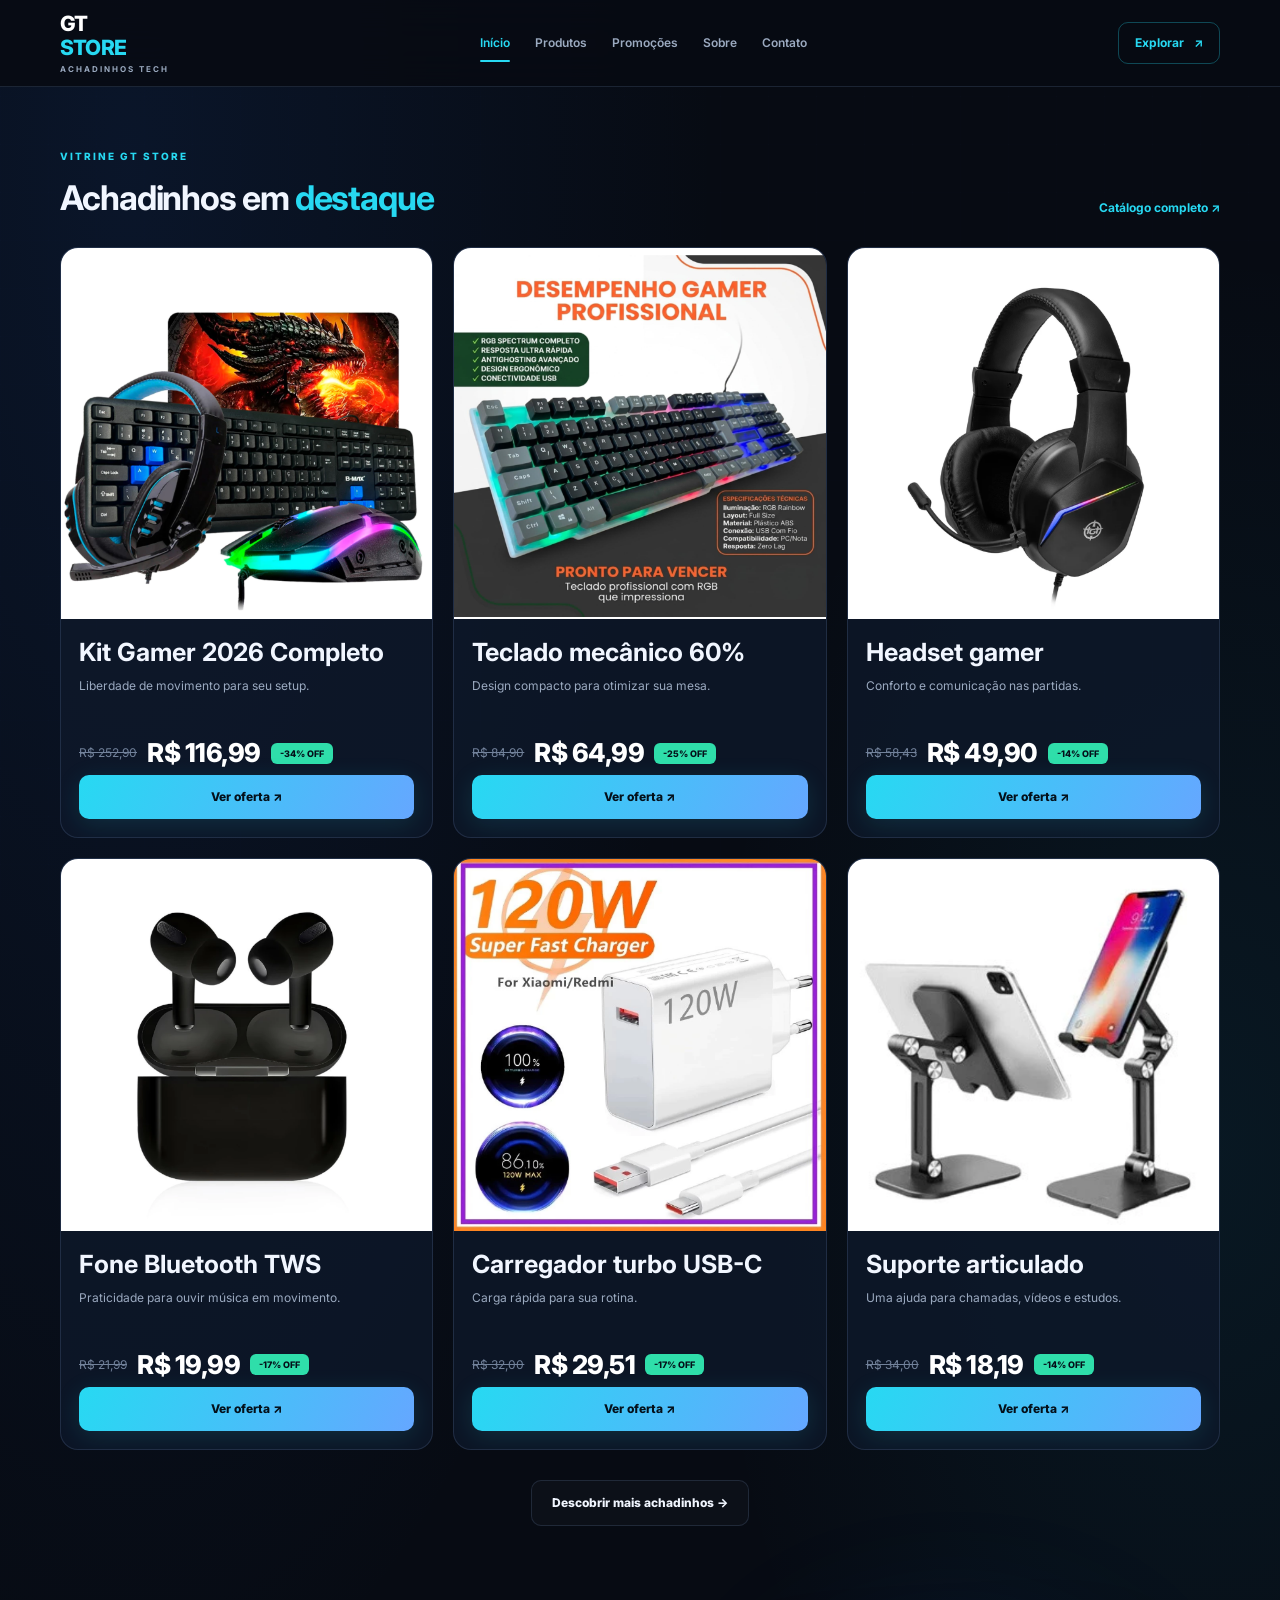
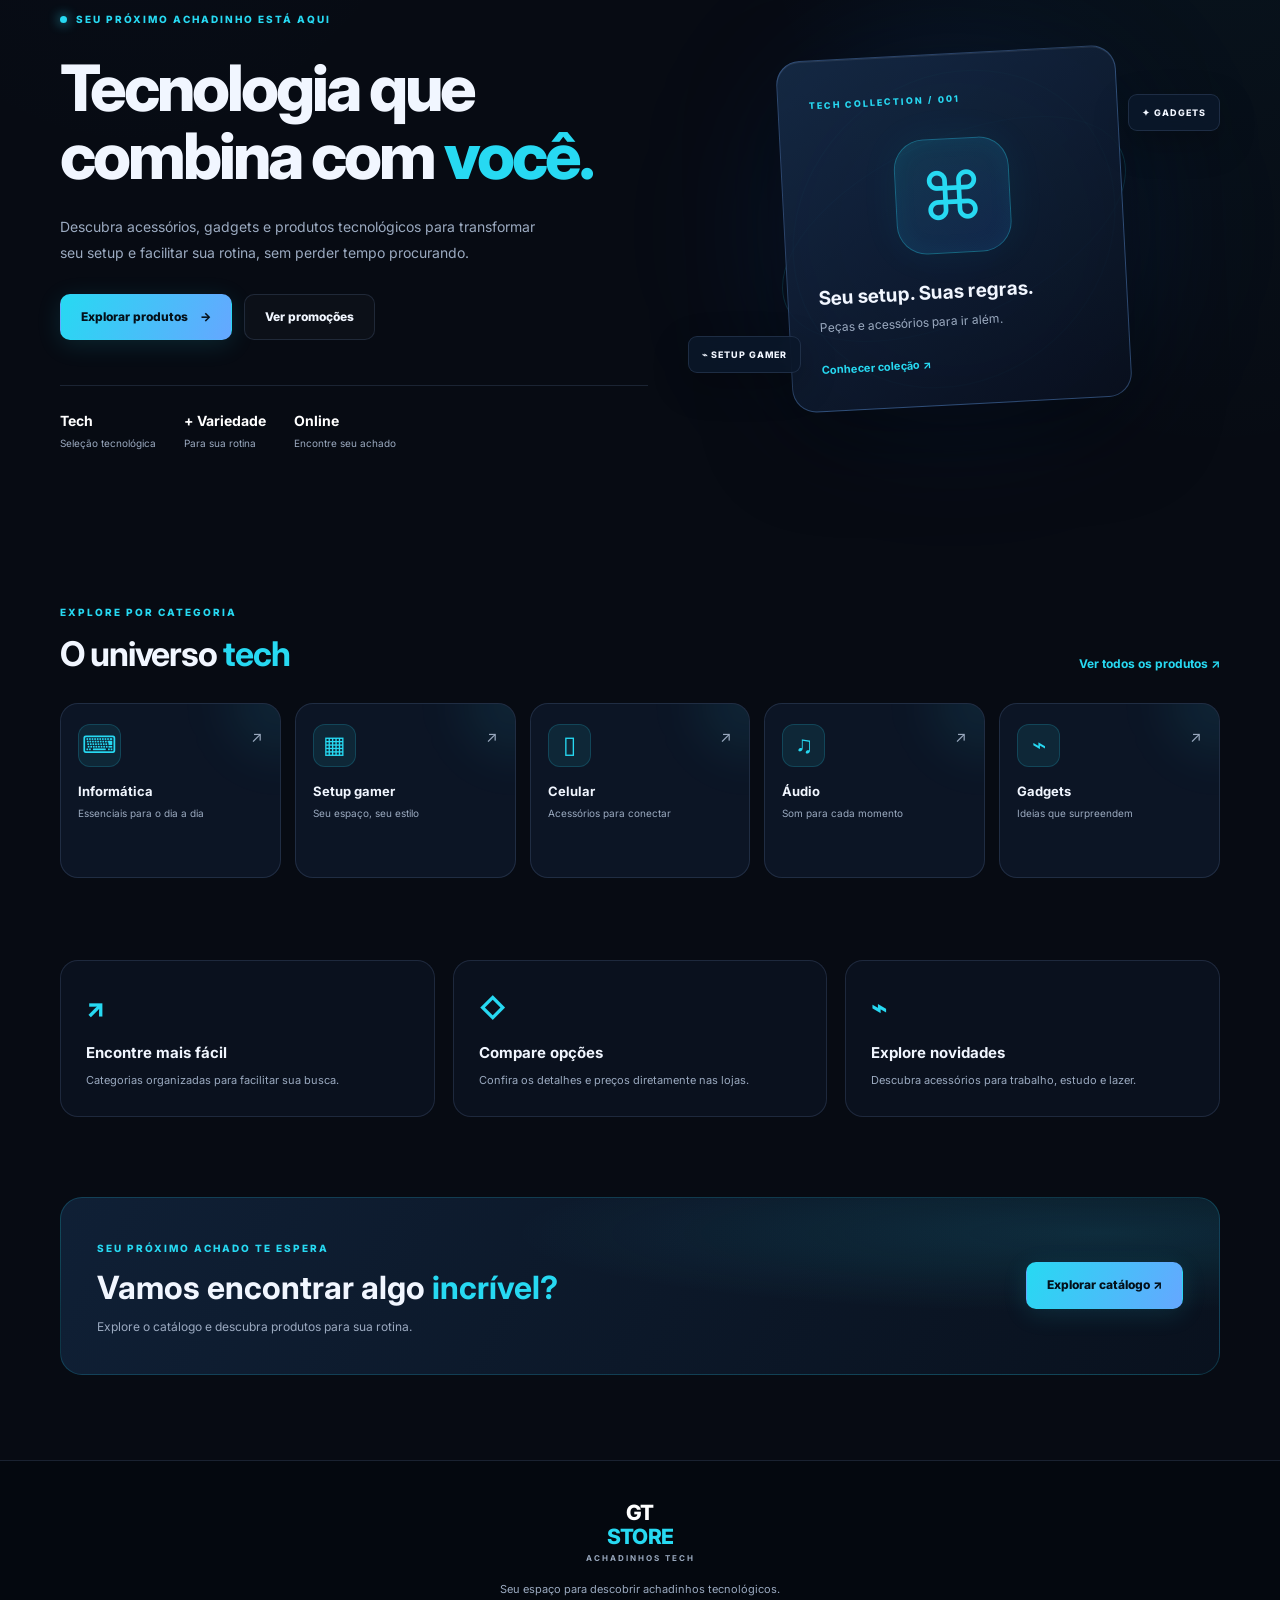
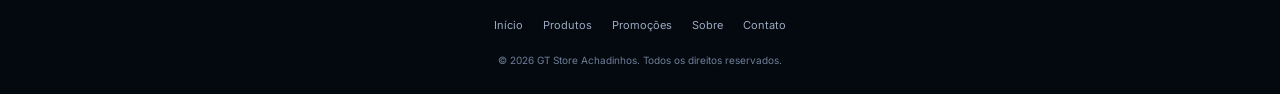
<file: index.html>
<!DOCTYPE html>
<html lang="pt-BR">
<head>
  <meta charset="UTF-8">
  <meta name="viewport" content="width=device-width, initial-scale=1.0">
  <meta name="description" content="GT Store Achadinhos: descubra acessórios tecnológicos, periféricos e gadgets.">
  <title>GT Store | Achadinhos Tecnológicos</title>
  <link rel="preconnect" href="https://fonts.googleapis.com">
  <link href="https://fonts.googleapis.com/css2?family=Inter:wght@400;500;600;700;800&display=swap" rel="stylesheet">
  <link rel="stylesheet" href="style.css">
  <link rel="icon" type="image/x-icon" href="assets/img/favicon.ico3.png">
</head>
<body>
  <header class="header">
    <a class="logo" href="index.html">GT<span>STORE</span><small>ACHADINHOS TECH</small></a>
    <button class="menu-toggle" aria-label="Abrir menu">☰</button>
    <nav class="nav">
      <a class="active" href="index.html">Início</a>
      <a href="produtos.html">Produtos</a>
      <a href="promocoes.html">Promoções</a>
      <a href="sobre.html">Sobre</a>
      <a href="contato.html">Contato</a>
    </nav>
    <a class="header-button" href="produtos.html">Explorar <span>↗</span></a>
  </header>

  <main>
    <!-- ================= VITRINE (NO COMEÇO) ================= -->
    <section class="section container vitrine">
      <div class="section-heading">
        <div><span class="eyebrow">VITRINE GT STORE</span><h2>Achadinhos em <span>destaque</span></h2></div>
        <a class="text-link" href="produtos.html">Catálogo completo ↗</a>
      </div>

      <div class="product-grid">

        <!-- PRODUTO 1: troque a imagem (src), textos, preços e o link (href) -->
        <article class="product-card">
          <div class="product-media"><img src="assets/img/img1.png" alt="Kit gamer 2026 Completo"></div>
          <div class="product-info">
            <h3>Kit Gamer 2026 Completo</h3>
            <p class="product-desc">Liberdade de movimento para seu setup.</p>
            <div class="price-box"><span class="price-old">R$ 252,90</span><strong class="price-now">R$ 116,99</strong><span class="discount">-34% OFF</span></div>
            <a class="buy-btn" href="https://s.shopee.com.br/6fiaIl98rS?share_channel_code=1" display_model_id"%3A209178435741%2C"model_selection_logic"%3A3%7D&image_ids=br-11134207-7r98o-mdeonvoanfeh08" target="_blank" rel="noopener noreferrer">Ver oferta ↗</a>
          </div>
        </article>

        <!-- PRODUTO 2 -->
        <article class="product-card">
          <div class="product-media"><img src="assets/img/teclado.png" alt="Teclado mecânico 60%"></div>
          <div class="product-info">
            <h3>Teclado mecânico 60%</h3>
            <p class="product-desc">Design compacto para otimizar sua mesa.</p>
            <div class="price-box"><span class="price-old">R$ 84,90</span><strong class="price-now">R$ 64,99</strong><span class="discount">-25% OFF</span></div>
            <a class="buy-btn" href="https://s.shopee.com.br/8AXO5cMWc1?share_channel_code=1" target="_blank" rel="noopener noreferrer">Ver oferta ↗</a>
          </div>
        </article>

        <!-- PRODUTO 3 -->
        <article class="product-card">
          <div class="product-media"><img src="assets/img/headset.png" alt="Headset gamer"></div>
          <div class="product-info">
            <h3>Headset gamer</h3>
            <p class="product-desc">Conforto e comunicação nas partidas.</p>
            <div class="price-box"><span class="price-old">R$ 58,43</span><strong class="price-now">R$ 49,90</strong><span class="discount">-14% OFF</span></div>
            <a class="buy-btn" href="https://s.shopee.com.br/3VlYWkUJ3E?share_channel_code=1" display_model_id"%3A179720248867%2C"model_selection_logic"%3A3%7D&image_ids=br-11134207-81z1k-mf1f34sgcnwkd3" target="_blank" rel="noopener noreferrer">Ver oferta ↗</a>
          </div>
        </article>

        <!-- PRODUTO 4 -->
        <article class="product-card">
          <div class="product-media"><img src="assets/img/fonetws.png" alt="Fone Bluetooth TWS"></div>
          <div class="product-info">
            <h3>Fone Bluetooth TWS</h3>
            <p class="product-desc">Praticidade para ouvir música em movimento.</p>
            <div class="price-box"><span class="price-old">R$ 21,99</span><strong class="price-now">R$ 19,99</strong><span class="discount">-17% OFF</span></div>
            <a class="buy-btn" href="https://s.shopee.com.br/W7wxKLqGP?share_channel_code=1" target="_blank" rel="noopener noreferrer">Ver oferta ↗</a>
          </div>
        </article>

        <!-- PRODUTO 5 -->
        <article class="product-card">
          <div class="product-media"><img src="assets/img/carregador.png" alt="Carregador turbo USB-C"></div>
          <div class="product-info">
            <h3>Carregador turbo USB-C</h3>
            <p class="product-desc">Carga rápida para sua rotina.</p>
            <div class="price-box"><span class="price-old">R$ 32,00</span><strong class="price-now">R$ 29,51</strong><span class="discount">-17% OFF</span></div>
            <a class="buy-btn" href="https://s.shopee.com.br/5q9TIy1B7S?share_channel_code=1" target="_blank" rel="noopener noreferrer">Ver oferta ↗</a>
          </div>
        </article>

        <!-- PRODUTO 6 -->
        <article class="product-card">
          <div class="product-media"><img src="assets/img/suporte.png" alt="Suporte articulado"></div>
          <div class="product-info">
            <h3>Suporte articulado</h3>
            <p class="product-desc">Uma ajuda para chamadas, vídeos e estudos.</p>
            <div class="price-box"><span class="price-old">R$ 34,00</span><strong class="price-now">R$ 18,19</strong><span class="discount">-14% OFF</span></div>
            <a class="buy-btn" href="https://s.shopee.com.br/3qOOvx9gws?share_channel_code=1" target="_blank" rel="noopener noreferrer">Ver oferta ↗</a>
          </div>
        </article>

      </div>
      <div class="center-action"><a class="btn btn-outline" href="produtos.html">Descobrir mais achadinhos →</a></div>
    </section>

    <!-- ================= HERO ================= -->
    <section class="hero container">
      <div class="hero-content">
        <span class="eyebrow"><span class="status-dot"></span> SEU PRÓXIMO ACHADINHO ESTÁ AQUI</span>
        <h1>Tecnologia que combina com <span>você.</span></h1>
        <p>Descubra acessórios, gadgets e produtos tecnológicos para transformar seu setup e facilitar sua rotina, sem perder tempo procurando.</p>
        <div class="hero-actions">
          <a class="btn btn-primary" href="produtos.html">Explorar produtos <span>→</span></a>
          <a class="btn btn-outline" href="promocoes.html">Ver promoções</a>
        </div>
        <div class="hero-stats">
          <div><strong>Tech</strong><span>Seleção tecnológica</span></div>
          <div><strong>+ Variedade</strong><span>Para sua rotina</span></div>
          <div><strong>Online</strong><span>Encontre seu achado</span></div>
        </div>
      </div>
      <div class="hero-visual">
        <div class="glow"></div>
        <div class="hero-orbit orbit-one"></div>
        <div class="hero-orbit orbit-two"></div>
        <div class="tech-card">
          <span class="tech-label">TECH COLLECTION / 001</span>
          <div class="tech-icon">⌘</div>
          <h3>Seu setup. Suas regras.</h3>
          <p>Peças e acessórios para ir além.</p>
          <a href="produtos.html">Conhecer coleção ↗</a>
        </div>
        <div class="floating-chip chip-top">✦ GADGETS</div>
        <div class="floating-chip chip-bottom">⌁ SETUP GAMER</div>
      </div>
    </section>

    <section class="section container">
      <div class="section-heading">
        <div><span class="eyebrow">EXPLORE POR CATEGORIA</span><h2>O universo <span>tech</span></h2></div>
        <a class="text-link" href="produtos.html">Ver todos os produtos ↗</a>
      </div>
      <div class="category-grid">
        <a class="category-card" href="produtos.html?categoria=informatica"><span class="category-icon">⌨</span><h3>Informática</h3><p>Essenciais para o dia a dia</p><span class="card-arrow">↗</span></a>
        <a class="category-card" href="produtos.html?categoria=setup"><span class="category-icon">▦</span><h3>Setup gamer</h3><p>Seu espaço, seu estilo</p><span class="card-arrow">↗</span></a>
        <a class="category-card" href="produtos.html?categoria=celular"><span class="category-icon">▯</span><h3>Celular</h3><p>Acessórios para conectar</p><span class="card-arrow">↗</span></a>
        <a class="category-card" href="produtos.html?categoria=audio"><span class="category-icon">♫</span><h3>Áudio</h3><p>Som para cada momento</p><span class="card-arrow">↗</span></a>
        <a class="category-card" href="produtos.html?categoria=gadgets"><span class="category-icon">⌁</span><h3>Gadgets</h3><p>Ideias que surpreendem</p><span class="card-arrow">↗</span></a>
      </div>
    </section>

    <section class="section container">
      <div class="benefits">
        <div><span>↗</span><h3>Encontre mais fácil</h3><p>Categorias organizadas para facilitar sua busca.</p></div>
        <div><span>◇</span><h3>Compare opções</h3><p>Confira os detalhes e preços diretamente nas lojas.</p></div>
        <div><span>⌁</span><h3>Explore novidades</h3><p>Descubra acessórios para trabalho, estudo e lazer.</p></div>
      </div>
    </section>

    <section class="cta container">
      <div><span class="eyebrow">SEU PRÓXIMO ACHADO TE ESPERA</span><h2>Vamos encontrar algo <span>incrível?</span></h2><p>Explore o catálogo e descubra produtos para sua rotina.</p></div>
      <a class="btn btn-primary" href="produtos.html">Explorar catálogo ↗</a>
    </section>
  </main>

  <footer class="footer">
    <a class="logo" href="index.html">GT<span>STORE</span><small>ACHADINHOS TECH</small></a>
    <p>Seu espaço para descobrir achadinhos tecnológicos.</p>
    <div class="footer-links"><a href="index.html">Início</a><a href="produtos.html">Produtos</a><a href="promocoes.html">Promoções</a><a href="sobre.html">Sobre</a><a href="contato.html">Contato</a></div>
    <small>© <span class="year"></span> GT Store Achadinhos. Todos os direitos reservados.</small>
  </footer>
  <script src="main.js"></script>
</body>
</html>
</file>
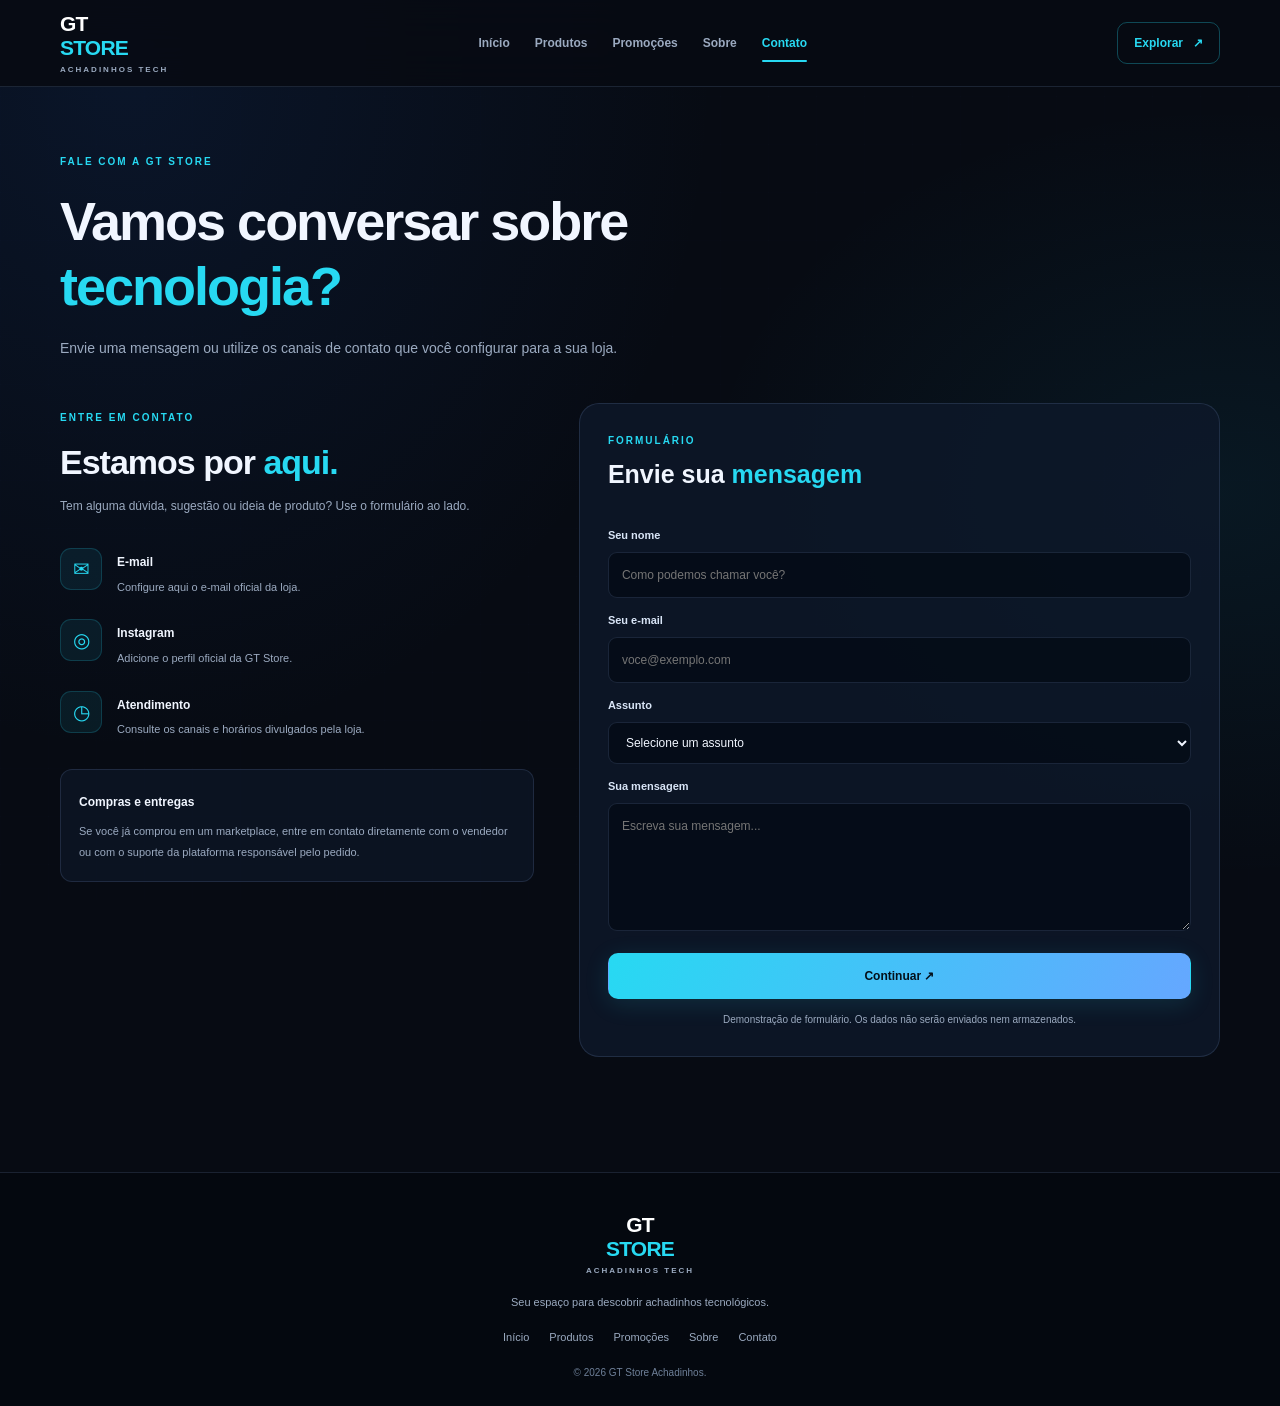
<file: contato.html>
<!DOCTYPE html>
<html lang="pt-BR">
<head>
  <meta charset="UTF-8">
  <meta name="viewport" content="width=device-width, initial-scale=1.0">
  <title>Contato | GT Store</title>
  <link rel="stylesheet" href="style.css">
  <link rel="icon" type="image/x-icon" href="assets/img/favicon.ico3.png">
</head>
<body>
  <header class="header">
    <a class="logo" href="index.html">GT<span>STORE</span><small>ACHADINHOS TECH</small></a>
    <button class="menu-toggle" aria-label="Abrir menu">☰</button>
    <nav class="nav">
      <a href="index.html">Início</a><a href="produtos.html">Produtos</a>
      <a href="promocoes.html">Promoções</a><a href="sobre.html">Sobre</a><a class="active" href="contato.html">Contato</a>
    </nav>
    <a class="header-button" href="produtos.html">Explorar <span>↗</span></a>
  </header>

  <main class="container page-main">
    <section class="page-intro">
      <span class="eyebrow">FALE COM A GT STORE</span>
      <h1>Vamos conversar sobre <span>tecnologia?</span></h1>
      <p>Envie uma mensagem ou utilize os canais de contato que você configurar para a sua loja.</p>
    </section>

    <section class="contact-layout">
      <div class="contact-info">
        <span class="eyebrow">ENTRE EM CONTATO</span>
        <h2>Estamos por <span>aqui.</span></h2>
        <p>Tem alguma dúvida, sugestão ou ideia de produto? Use o formulário ao lado.</p>

        <div class="contact-item"><span>✉</span><div><strong>E-mail</strong><p>Configure aqui o e-mail oficial da loja.</p></div></div>
        <div class="contact-item"><span>◎</span><div><strong>Instagram</strong><p>Adicione o perfil oficial da GT Store.</p></div></div>
        <div class="contact-item"><span>◷</span><div><strong>Atendimento</strong><p>Consulte os canais e horários divulgados pela loja.</p></div></div>

        <div class="contact-note"><strong>Compras e entregas</strong><p>Se você já comprou em um marketplace, entre em contato diretamente com o vendedor ou com o suporte da plataforma responsável pelo pedido.</p></div>
      </div>

      <form class="contact-form" id="contact-form" action="obrigado.html" method="get">
        <span class="eyebrow">FORMULÁRIO</span>
        <h2>Envie sua <span>mensagem</span></h2>

        <label for="nome">Seu nome</label>
        <input id="nome" name="nome" type="text" placeholder="Como podemos chamar você?" required>

        <label for="email">Seu e-mail</label>
        <input id="email" name="email" type="email" placeholder="voce@exemplo.com" required>

        <label for="assunto">Assunto</label>
        <select id="assunto" name="assunto" required>
          <option value="">Selecione um assunto</option>
          <option>Dúvida sobre produto</option>
          <option>Sugestão de achadinho</option>
          <option>Parceria</option>
          <option>Outro assunto</option>
        </select>

        <label for="mensagem">Sua mensagem</label>
        <textarea id="mensagem" name="mensagem" rows="5" placeholder="Escreva sua mensagem..." required></textarea>

        <button class="btn btn-primary btn-full" type="submit">Continuar ↗</button>
        <small class="form-disclaimer">Demonstração de formulário. Os dados não serão enviados nem armazenados.</small>
      </form>
    </section>
  </main>

  <footer class="footer">
    <a class="logo" href="index.html">GT<span>STORE</span><small>ACHADINHOS TECH</small></a>
    <p>Seu espaço para descobrir achadinhos tecnológicos.</p>
    <div class="footer-links"><a href="index.html">Início</a><a href="produtos.html">Produtos</a><a href="promocoes.html">Promoções</a><a href="sobre.html">Sobre</a><a href="contato.html">Contato</a></div>
    <small>© <span class="year"></span> GT Store Achadinhos.</small>
  </footer>
  <script src="main.js"></script>
</body>
</html>
</file>
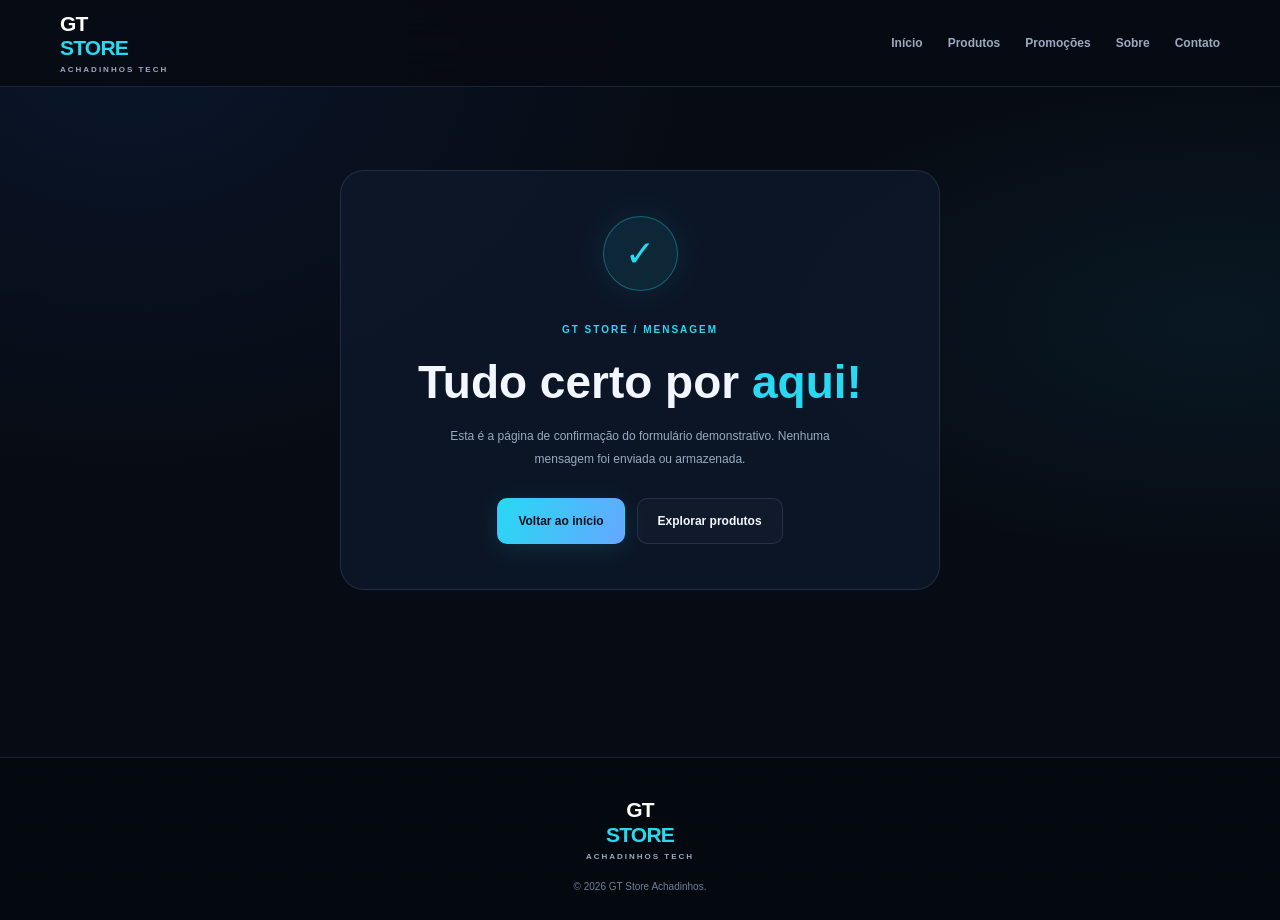
<file: obrigado.html>
<!DOCTYPE html>
<html lang="pt-BR">
<head>
  <meta charset="UTF-8">
  <meta name="viewport" content="width=device-width, initial-scale=1.0">
  <title>Mensagem | GT Store</title>
  <link rel="stylesheet" href="style.css">
  <link rel="icon" type="image/x-icon" href="assets/img/favicon.ico3.png">
</head>
<body>
  <header class="header">
    <a class="logo" href="index.html">GT<span>STORE</span><small>ACHADINHOS TECH</small></a>
    <nav class="nav">
      <a href="index.html">Início</a><a href="produtos.html">Produtos</a>
      <a href="promocoes.html">Promoções</a><a href="sobre.html">Sobre</a><a href="contato.html">Contato</a>
    </nav>
  </header>

  <main class="container confirmation-wrap">
    <section class="confirmation-card">
      <div class="confirmation-icon">✓</div>
      <span class="eyebrow">GT STORE / MENSAGEM</span>
      <h1>Tudo certo por <span>aqui!</span></h1>
      <p>Esta é a página de confirmação do formulário demonstrativo. Nenhuma mensagem foi enviada ou armazenada.</p>
      <div class="hero-actions">
        <a class="btn btn-primary" href="index.html">Voltar ao início</a>
        <a class="btn btn-outline" href="produtos.html">Explorar produtos</a>
      </div>
    </section>
  </main>

  <footer class="footer">
    <a class="logo" href="index.html">GT<span>STORE</span><small>ACHADINHOS TECH</small></a>
    <small>© <span class="year"></span> GT Store Achadinhos.</small>
  </footer>
  <script src="main.js"></script>
</body>
</html>
</file>
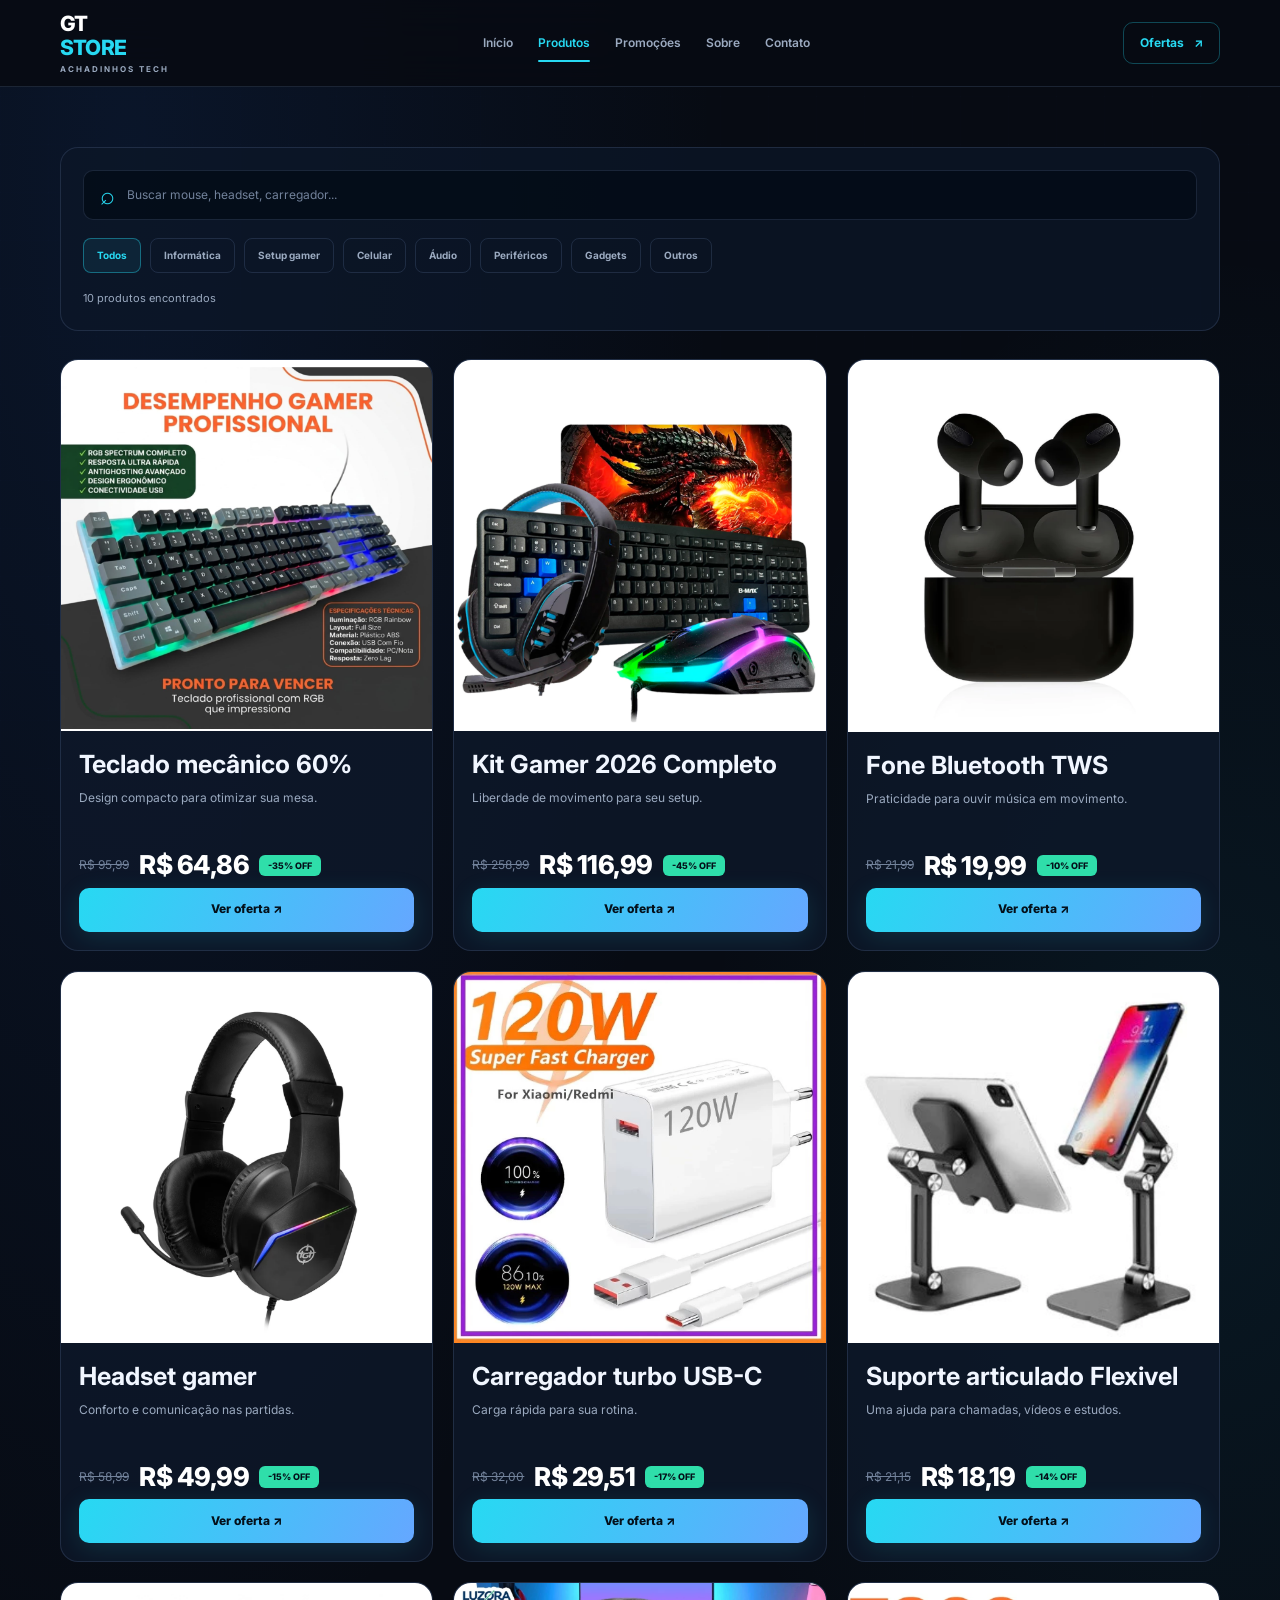
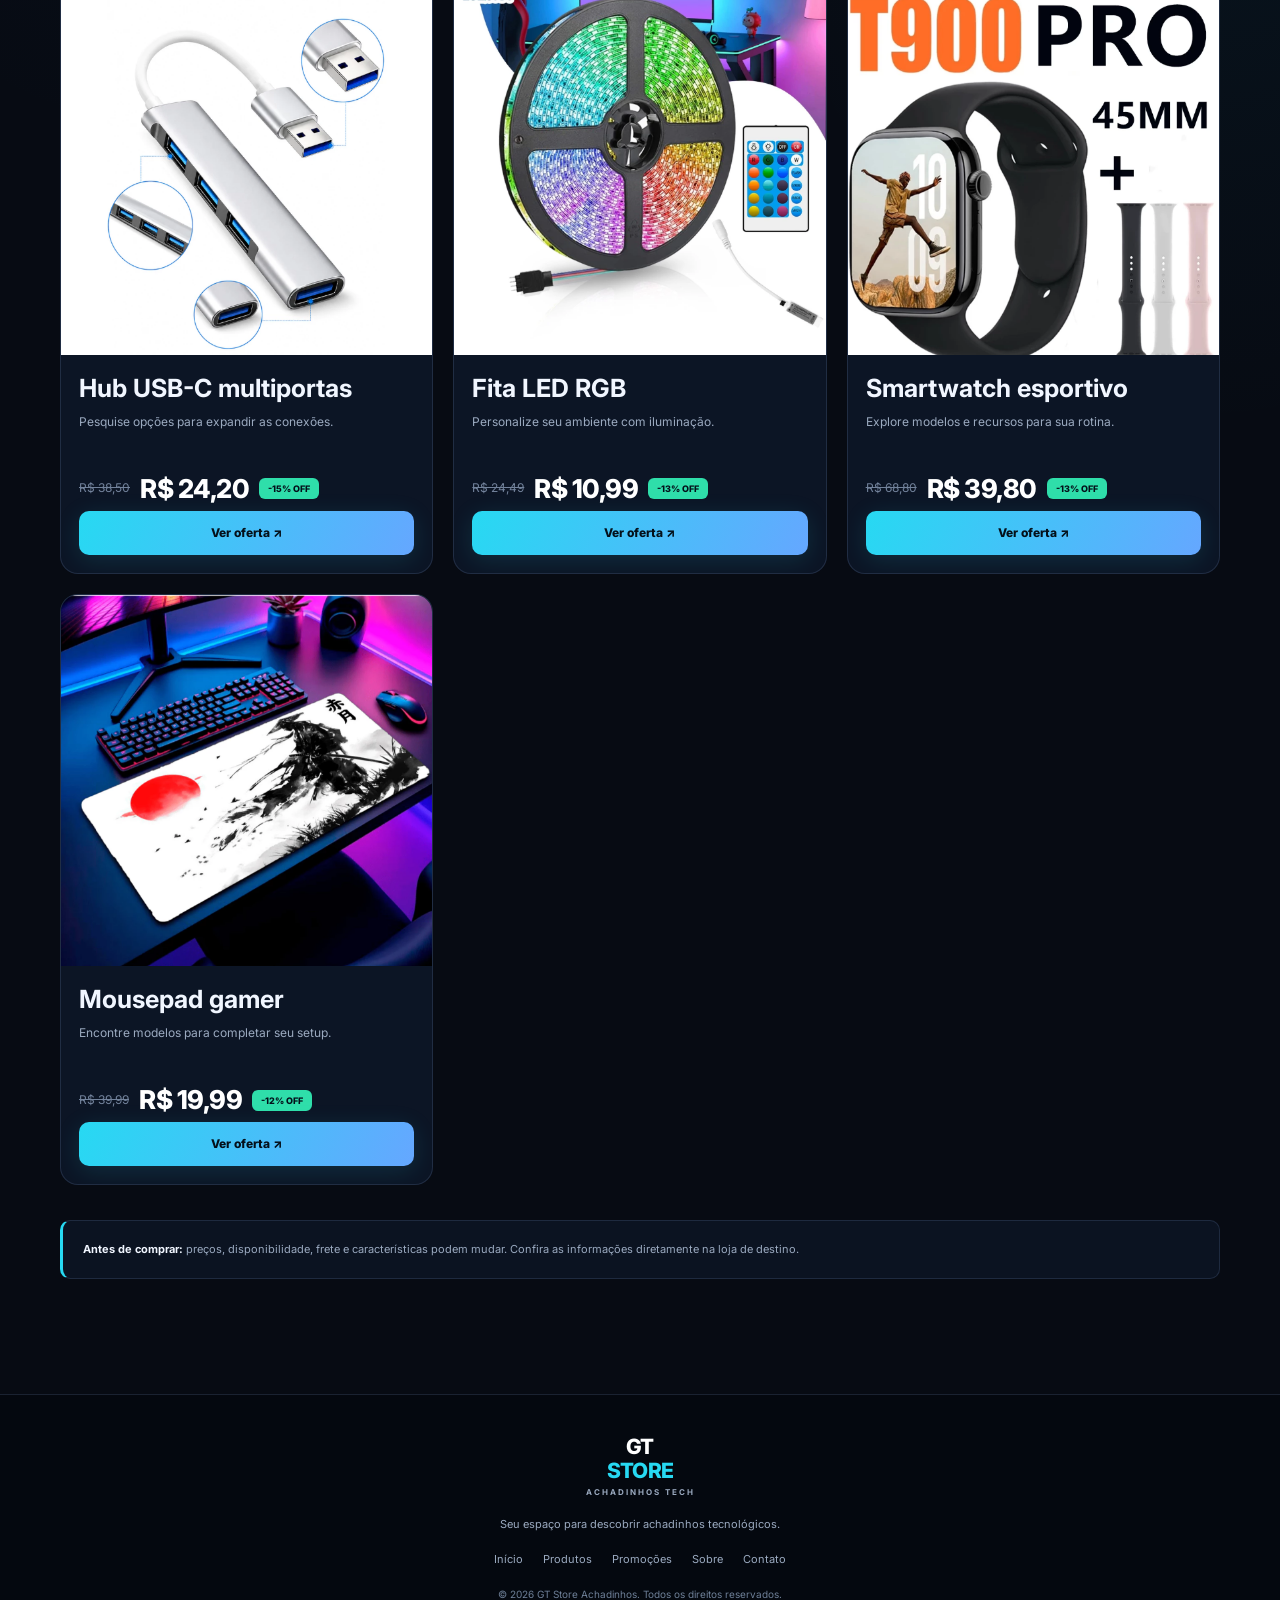
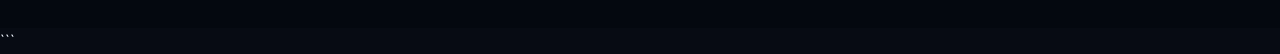
<file: produtos.html>
<!DOCTYPE html>
<html lang="pt-BR">
<head>
    <meta charset="UTF-8">
    <meta name="viewport" content="width=device-width, initial-scale=1.0">
    <meta name="description" content="GT Store Achadinhos: descubra acessórios tecnológicos, periféricos e gadgets.">
    <title>Produtos | GT Store Achadinhos</title>

    <link rel="preconnect" href="https://fonts.googleapis.com">
    <link href="https://fonts.googleapis.com/css2?family=Inter:wght@400;500;600;700;800&display=swap" rel="stylesheet">
    <link rel="stylesheet" href="style.css">
    <link rel="icon" type="image/x-icon" href="assets/img/favicon.ico3.png">
</head>

<body>

    <!-- ================= CABEÇALHO ================= -->
    <header class="header">

        <a class="logo" href="index.html">
            GT<span>STORE</span>
            <small>ACHADINHOS TECH</small>
        </a>

        <button class="menu-toggle" aria-label="Abrir menu">☰</button>

        <nav class="nav">
            <a href="index.html">Início</a>
            <a class="active" href="produtos.html">Produtos</a>
            <a href="promocoes.html">Promoções</a>
            <a href="sobre.html">Sobre</a>
            <a href="contato.html">Contato</a>
        </nav>

        <a class="header-button" href="promocoes.html">
            Ofertas <span>↗</span>
        </a>

    </header>

    <main class="container page-main">

        <!-- ================= BUSCA E FILTROS ================= -->
        <section class="catalog-tools">

            <label class="search-box">
                <span>⌕</span>
                <input
                    id="product-search"
                    type="search"
                    placeholder="Buscar mouse, headset, carregador..."
                    aria-label="Buscar produtos"
                >
            </label>

            <div class="filter-list" aria-label="Filtrar por categoria">
                <button class="filter-btn active" data-filter="todos">Todos</button>
                <button class="filter-btn" data-filter="informatica">Informática</button>
                <button class="filter-btn" data-filter="setup">Setup gamer</button>
                <button class="filter-btn" data-filter="celular">Celular</button>
                <button class="filter-btn" data-filter="audio">Áudio</button>
                <button class="filter-btn" data-filter="perifericos">Periféricos</button>
                <button class="filter-btn" data-filter="gadgets">Gadgets</button>
                <button class="filter-btn" data-filter="outros">Outros</button>
            </div>

            <p class="results-count" id="results-count">
                Exibindo produtos
            </p>

        </section>

        <!-- ================= CATÁLOGO DE PRODUTOS ================= -->
        <section class="product-grid catalog-grid" id="product-grid">
          <!-- PRODUTO 2: TECLADO MECÂNICO -->
            <article class="product-card"
                data-category="informatica setup perifericos"
                data-name="teclado mecanico 60 compacto">

                <div class="product-media">
                    <img src="assets/img/teclado.png" alt="Teclado mecânico 60%">
                </div>

                <div class="product-info">
                    <h3>Teclado mecânico 60%</h3>
                    <p class="product-desc">Design compacto para otimizar sua mesa.</p>

                    <div class="price-box">
                        <span class="price-old">R$ 95,99</span>
                        <strong class="price-now">R$ 64,86</strong>
                        <span class="discount">-35% OFF</span>
                    </div>

                    <a class="buy-btn"
                        href="https://s.shopee.com.br/8AXO5cMWc1?share_channel_code=1"
                        target="_blank"
                        rel="noopener noreferrer">
                        Ver oferta ↗
                    </a>
                </div>
            </article>

            <!-- PRODUTO 1: KIT GAMER -->
            <article class="product-card"
                data-category="perifericos setup"
                data-name="kit gamer 2026 completo">

                <div class="product-media">
                    <img src="assets/img/img1.png" alt="Kit Gamer 2026 Completo">
                </div>

                <div class="product-info">
                    <h3>Kit Gamer 2026 Completo</h3>
                    <p class="product-desc">Liberdade de movimento para seu setup.</p>

                    <div class="price-box">
                        <span class="price-old">R$ 258,99</span>
                        <strong class="price-now">R$ 116,99</strong>
                        <span class="discount">-45% OFF</span>
                    </div>

                    <a class="buy-btn"
                        href="https://s.shopee.com.br/6fiaIl98rS?share_channel_code=1"
                        target="_blank"
                        rel="noopener noreferrer">
                        Ver oferta ↗
                    </a>
                </div>
            </article>

            <!-- PRODUTO 4: FONE BLUETOOTH -->
            <article class="product-card"
                data-category="audio celular gadgets"
                data-name="fone bluetooth tws">

                <div class="product-media">
                    <img src="assets/img/fonetws.png" alt="Fone Bluetooth TWS">
                </div>

                <div class="product-info">
                    <h3>Fone Bluetooth TWS</h3>
                    <p class="product-desc">Praticidade para ouvir música em movimento.</p>

                    <div class="price-box">
                        <span class="price-old">R$ 21,99</span>
                        <strong class="price-now">R$ 19,99</strong>
                        <span class="discount">-10% OFF</span>
                    </div>

                    <a class="buy-btn"
                        href="https://s.shopee.com.br/W7wxKLqGP?share_channel_code=1"
                        target="_blank"
                        rel="noopener noreferrer">
                        Ver oferta ↗
                    </a>
                </div>
            </article>
            
            <!-- PRODUTO 3: HEADSET GAMER -->
            <article class="product-card"
                data-category="audio setup perifericos"
                data-name="headset gamer">

                <div class="product-media">
                    <img src="assets/img/headset.png" alt="Headset gamer">
                </div>

                <div class="product-info">
                    <h3>Headset gamer</h3>
                    <p class="product-desc">Conforto e comunicação nas partidas.</p>

                    <div class="price-box">
                        <span class="price-old">R$ 58,99</span>
                        <strong class="price-now">R$ 49,99</strong>
                        <span class="discount">-15% OFF</span>
                    </div>

                    <a class="buy-btn"
                        href="https://s.shopee.com.br/3VlYWkUJ3E?share_channel_code=1"
                        target="_blank"
                        rel="noopener noreferrer">
                        Ver oferta ↗
                    </a>
                </div>
            </article>


            <!-- PRODUTO 5: CARREGADOR -->
            <article class="product-card"
                data-category="celular outros"
                data-name="carregador turbo usb c">

                <div class="product-media">
                    <img src="assets/img/carregador.png" alt="Carregador turbo USB-C">
                </div>

                <div class="product-info">
                    <h3>Carregador turbo USB-C</h3>
                    <p class="product-desc">Carga rápida para sua rotina.</p>

                    <div class="price-box">
                        <span class="price-old">R$ 32,00</span>
                        <strong class="price-now">R$ 29,51</strong>
                        <span class="discount">-17% OFF</span>
                    </div>

                    <a class="buy-btn"
                        href="https://s.shopee.com.br/5q9TIy1B7S?share_channel_code=1"
                        target="_blank"
                        rel="noopener noreferrer">
                        Ver oferta ↗
                    </a>
                </div>
            </article>

            <!-- PRODUTO 6: SUPORTE ARTICULADO -->
            <article class="product-card"
                data-category="celular gadgets"
                data-name="suporte articulado para celular">

                <div class="product-media">
                    <img src="assets/img/suporte.png" alt="Suporte articulado">
                </div>

                <div class="product-info">
                    <h3>Suporte articulado Flexivel</h3>
                    <p class="product-desc">Uma ajuda para chamadas, vídeos e estudos.</p>

                    <div class="price-box">
                        <span class="price-old">R$ 21,15</span>
                        <strong class="price-now">R$ 18,19</strong>
                        <span class="discount">-14% OFF</span>
                    </div>

                    <a class="buy-btn"
                        href="https://s.shopee.com.br/3qOOvx9gws?share_channel_code=1"
                        target="_blank"
                        rel="noopener noreferrer">
                        Ver oferta ↗
                    </a>
                </div>
            </article>

            <!-- PRODUTO 7: HUB USB-C -->
            <article class="product-card"
                data-category="informatica outros"
                data-name="hub usb c multiportas">

                <div class="product-media">
                    <img src="assets/img/usbc.png" alt="Hub USB-C multiportas">
                </div>

                <div class="product-info">
                    <h3>Hub USB-C multiportas</h3>
                    <p class="product-desc">Pesquise opções para expandir as conexões.</p>

                    <div class="price-box">
                        <span class="price-old">R$ 38,50</span>
                        <strong class="price-now">R$ 24,20</strong>
                        <span class="discount">-15% OFF</span>
                    </div>

                    <a class="buy-btn"
                        href="https://s.shopee.com.br/40hp6kyMh1?share_channel_code=1"
                        target="_blank"
                        rel="noopener noreferrer">
                        Ver oferta ↗
                    </a>
                </div>
            </article>

            <!-- PRODUTO 8: FITA LED RGB -->
            <article class="product-card"
                data-category="setup gadgets"
                data-name="fita led rgb para setup">

                <div class="product-media">
                    <img src="assets/img/led.png" alt="Fita LED RGB">
                </div>

                <div class="product-info">
                    <h3>Fita LED RGB</h3>
                    <p class="product-desc">Personalize seu ambiente com iluminação.</p>

                    <div class="price-box">
                        <span class="price-old">R$ 24,49</span>
                        <strong class="price-now">R$ 10,99</strong>
                        <span class="discount">-13% OFF</span>
                    </div>

                    <a class="buy-btn"
                        href="https://s.shopee.com.br/9pfc3dgmS3?share_channel_code=1"
                        target="_blank"
                        rel="noopener noreferrer">
                        Ver oferta ↗
                    </a>
                </div>
            </article>

            <!-- PRODUTO 9: SMARTWATCH -->
            <article class="product-card"
                data-category="gadgets celular"
                data-name="smartwatch esportivo">

                <div class="product-media">
                    <img src="assets/img/relogio.png" alt="Smartwatch esportivo">
                </div>

                <div class="product-info">
                    <h3>Smartwatch esportivo</h3>
                    <p class="product-desc">Explore modelos e recursos para sua rotina.</p>

                    <div class="price-box">
                        <span class="price-old">R$ 68,80</span>
                        <strong class="price-now">R$ 39,80</strong>
                        <span class="discount">-13% OFF</span>
                    </div>

                    <a class="buy-btn"
                        href="https://s.shopee.com.br/40hp7012J7?share_channel_code=1"
                        target="_blank"
                        rel="noopener noreferrer">
                        Ver oferta ↗
                    </a>
                </div>
            </article>

            <!-- PRODUTO 10: MOUSEPAD GAMER -->
            <article class="product-card"
                data-category="informatica perifericos outros"
                data-name="mousepad gamer desk mat">

                <div class="product-media">
                    <img src="assets/img/mousepad.png" alt="Mousepad gamer">
                </div>

                <div class="product-info">
                    <h3>Mousepad gamer</h3>
                    <p class="product-desc">Encontre modelos para completar seu setup.</p>

                    <div class="price-box">
                        <span class="price-old">R$ 39,99</span>
                        <strong class="price-now">R$ 19,99</strong>
                        <span class="discount">-12% OFF</span>
                    </div>

                    <a class="buy-btn"
                        href="https://s.shopee.com.br/1gJuKqfogx?share_channel_code=1"
                        target="_blank"
                        rel="noopener noreferrer">
                        Ver oferta ↗
                    </a>
                </div>
            </article>

        </section>

        <!-- ================= NENHUM RESULTADO ================= -->
        <div id="no-results" class="empty-state" hidden>
            <span>⌕</span>
            <h2>Nenhum produto encontrado</h2>
            <p>Tente outro nome ou selecione uma categoria diferente.</p>
            <button class="btn btn-primary" id="clear-filters">
                Limpar filtros
            </button>
        </div>

        <!-- ================= AVISO ================= -->
        <section class="notice">
            <strong>Antes de comprar:</strong>
            preços, disponibilidade, frete e características podem mudar.
            Confira as informações diretamente na loja de destino.
        </section>

    </main>

    <!-- ================= RODAPÉ ================= -->
    <footer class="footer">

        <a class="logo" href="index.html">
            GT<span>STORE</span>
            <small>ACHADINHOS TECH</small>
        </a>

        <p>Seu espaço para descobrir achadinhos tecnológicos.</p>

        <div class="footer-links">
            <a href="index.html">Início</a>
            <a href="produtos.html">Produtos</a>
            <a href="promocoes.html">Promoções</a>
            <a href="sobre.html">Sobre</a>
            <a href="contato.html">Contato</a>
        </div>

        <small>
            © <span class="year"></span> GT Store Achadinhos.
            Todos os direitos reservados.
        </small>

    </footer>

    <script src="main.js"></script>

</body>
</html>
```
</file>
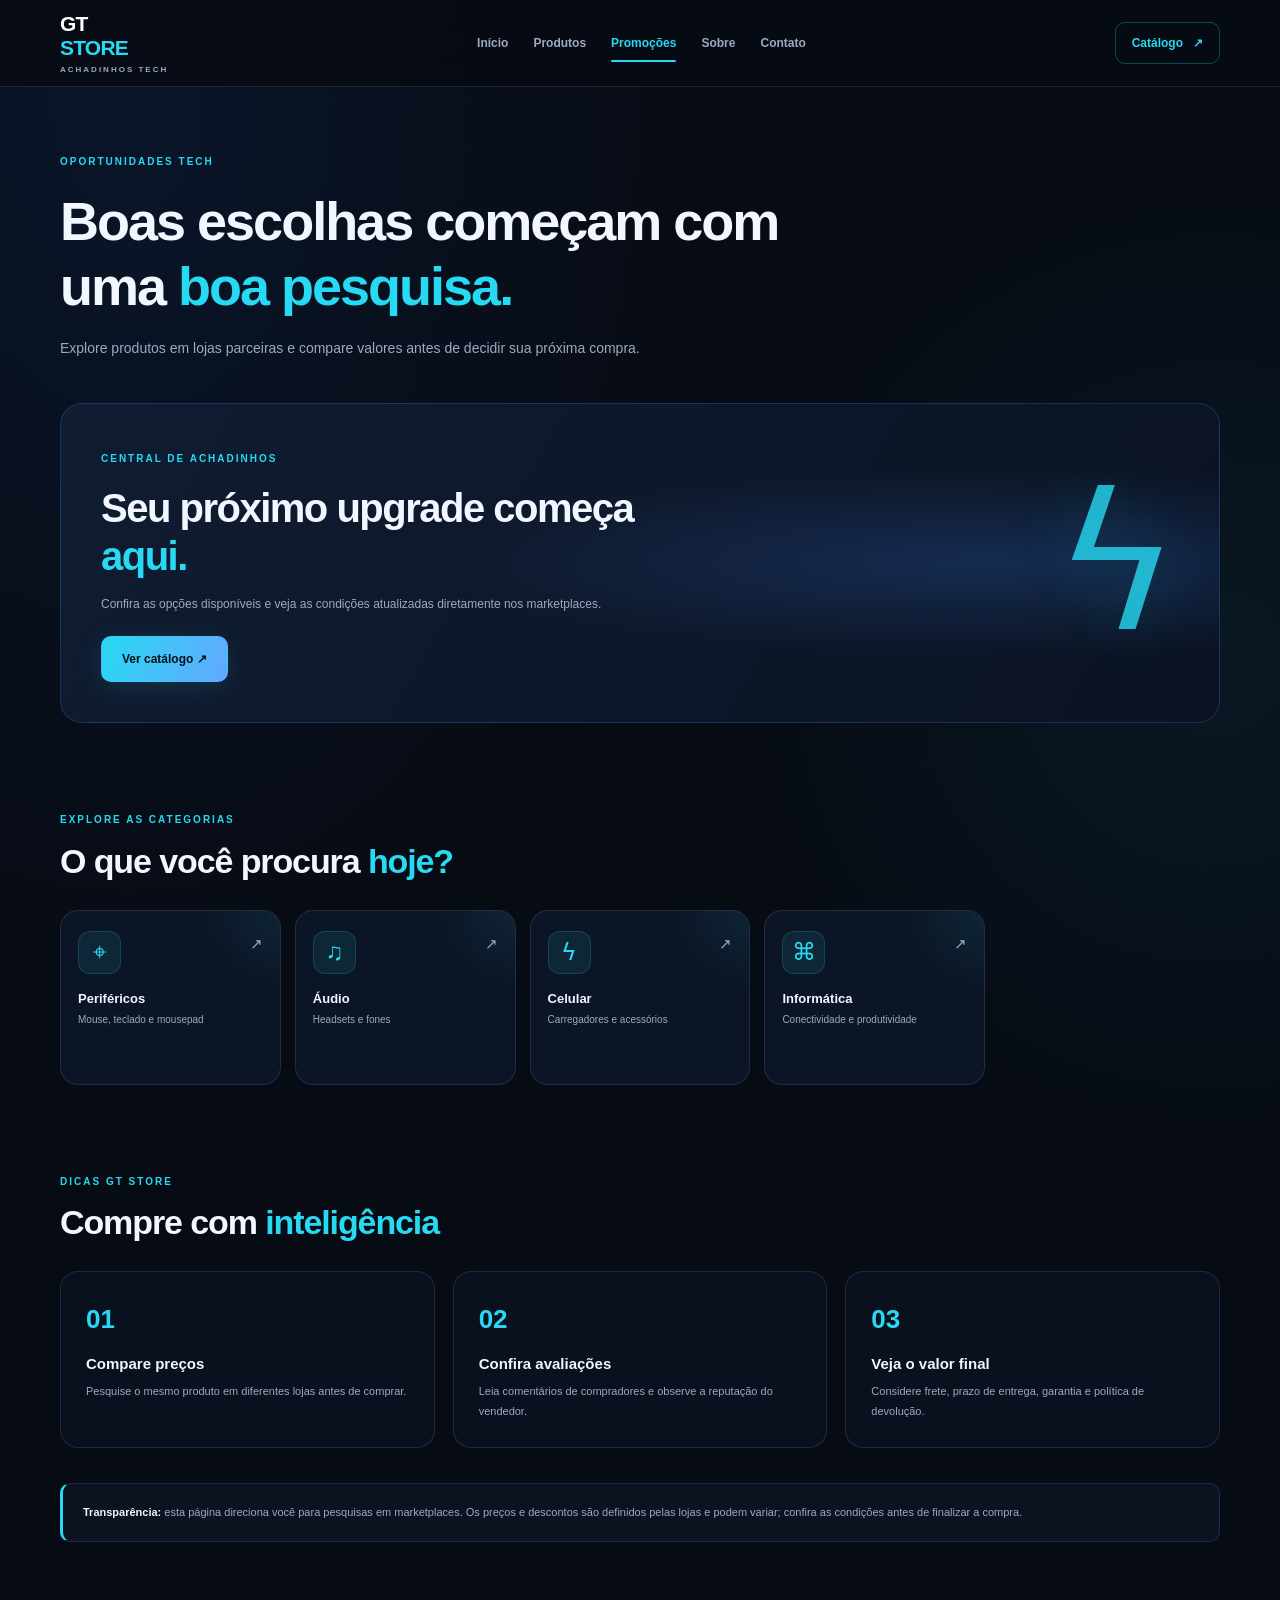
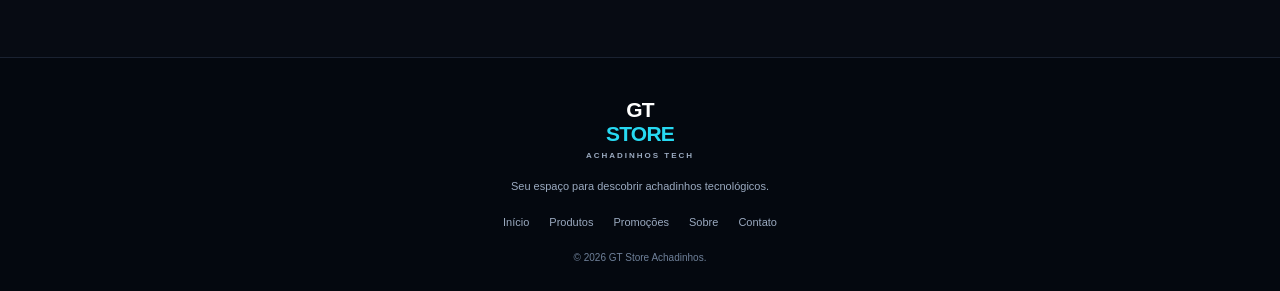
<file: promocoes.html>
<!DOCTYPE html>
<html lang="pt-BR">
<head>
  <meta charset="UTF-8">
  <meta name="viewport" content="width=device-width, initial-scale=1.0">
  <title>Promoções | GT Store</title>
  <link rel="stylesheet" href="style.css">
  <link rel="icon" type="image/x-icon" href="assets/img/favicon.ico3.png">
</head>
<body>
  <header class="header">
    <a class="logo" href="index.html">GT<span>STORE</span><small>ACHADINHOS TECH</small></a>
    <button class="menu-toggle" aria-label="Abrir menu">☰</button>
    <nav class="nav">
      <a href="index.html">Início</a><a href="produtos.html">Produtos</a>
      <a class="active" href="promocoes.html">Promoções</a><a href="sobre.html">Sobre</a><a href="contato.html">Contato</a>
    </nav>
    <a class="header-button" href="produtos.html">Catálogo <span>↗</span></a>
  </header>

  <main class="container page-main">
    <section class="page-intro">
      <span class="eyebrow">OPORTUNIDADES TECH</span>
      <h1>Boas escolhas começam com uma <span>boa pesquisa.</span></h1>
      <p>Explore produtos em lojas parceiras e compare valores antes de decidir sua próxima compra.</p>
    </section>

    <section class="promo-banner">
      <div>
        <span class="eyebrow">CENTRAL DE ACHADINHOS</span>
        <h2>Seu próximo upgrade começa <span>aqui.</span></h2>
        <p>Confira as opções disponíveis e veja as condições atualizadas diretamente nos marketplaces.</p>
        <a class="btn btn-primary" href="produtos.html">Ver catálogo ↗</a>
      </div>
      <div class="promo-symbol">ϟ</div>
    </section>

    <section class="section">
      <div class="section-heading"><div><span class="eyebrow">EXPLORE AS CATEGORIAS</span><h2>O que você procura <span>hoje?</span></h2></div></div>
      <div class="category-grid">
        <a class="category-card" href="https://lista.mercadolivre.com.br/mouse-gamer-sem-fio" target="_blank" rel="noopener noreferrer"><span class="category-icon">⌖</span><h3>Periféricos</h3><p>Mouse, teclado e mousepad</p><span class="card-arrow">↗</span></a>
        <a class="category-card" href="https://lista.mercadolivre.com.br/headset-gamer-com-microfone" target="_blank" rel="noopener noreferrer"><span class="category-icon">♫</span><h3>Áudio</h3><p>Headsets e fones</p><span class="card-arrow">↗</span></a>
        <a class="category-card" href="https://lista.mercadolivre.com.br/carregador-turbo-usb-c" target="_blank" rel="noopener noreferrer"><span class="category-icon">ϟ</span><h3>Celular</h3><p>Carregadores e acessórios</p><span class="card-arrow">↗</span></a>
        <a class="category-card" href="https://lista.mercadolivre.com.br/hub-usb-c-multiportas" target="_blank" rel="noopener noreferrer"><span class="category-icon">⌘</span><h3>Informática</h3><p>Conectividade e produtividade</p><span class="card-arrow">↗</span></a>
      </div>
    </section>

    <section class="section">
      <div class="section-heading"><div><span class="eyebrow">DICAS GT STORE</span><h2>Compre com <span>inteligência</span></h2></div></div>
      <div class="benefits">
        <div><span>01</span><h3>Compare preços</h3><p>Pesquise o mesmo produto em diferentes lojas antes de comprar.</p></div>
        <div><span>02</span><h3>Confira avaliações</h3><p>Leia comentários de compradores e observe a reputação do vendedor.</p></div>
        <div><span>03</span><h3>Veja o valor final</h3><p>Considere frete, prazo de entrega, garantia e política de devolução.</p></div>
      </div>
    </section>

    <section class="notice"><strong>Transparência:</strong> esta página direciona você para pesquisas em marketplaces. Os preços e descontos são definidos pelas lojas e podem variar; confira as condições antes de finalizar a compra.</section>
  </main>

  <footer class="footer">
    <a class="logo" href="index.html">GT<span>STORE</span><small>ACHADINHOS TECH</small></a>
    <p>Seu espaço para descobrir achadinhos tecnológicos.</p>
    <div class="footer-links"><a href="index.html">Início</a><a href="produtos.html">Produtos</a><a href="promocoes.html">Promoções</a><a href="sobre.html">Sobre</a><a href="contato.html">Contato</a></div>
    <small>© <span class="year"></span> GT Store Achadinhos.</small>
  </footer>
  <script src="main.js"></script>
</body>
</html>
</file>
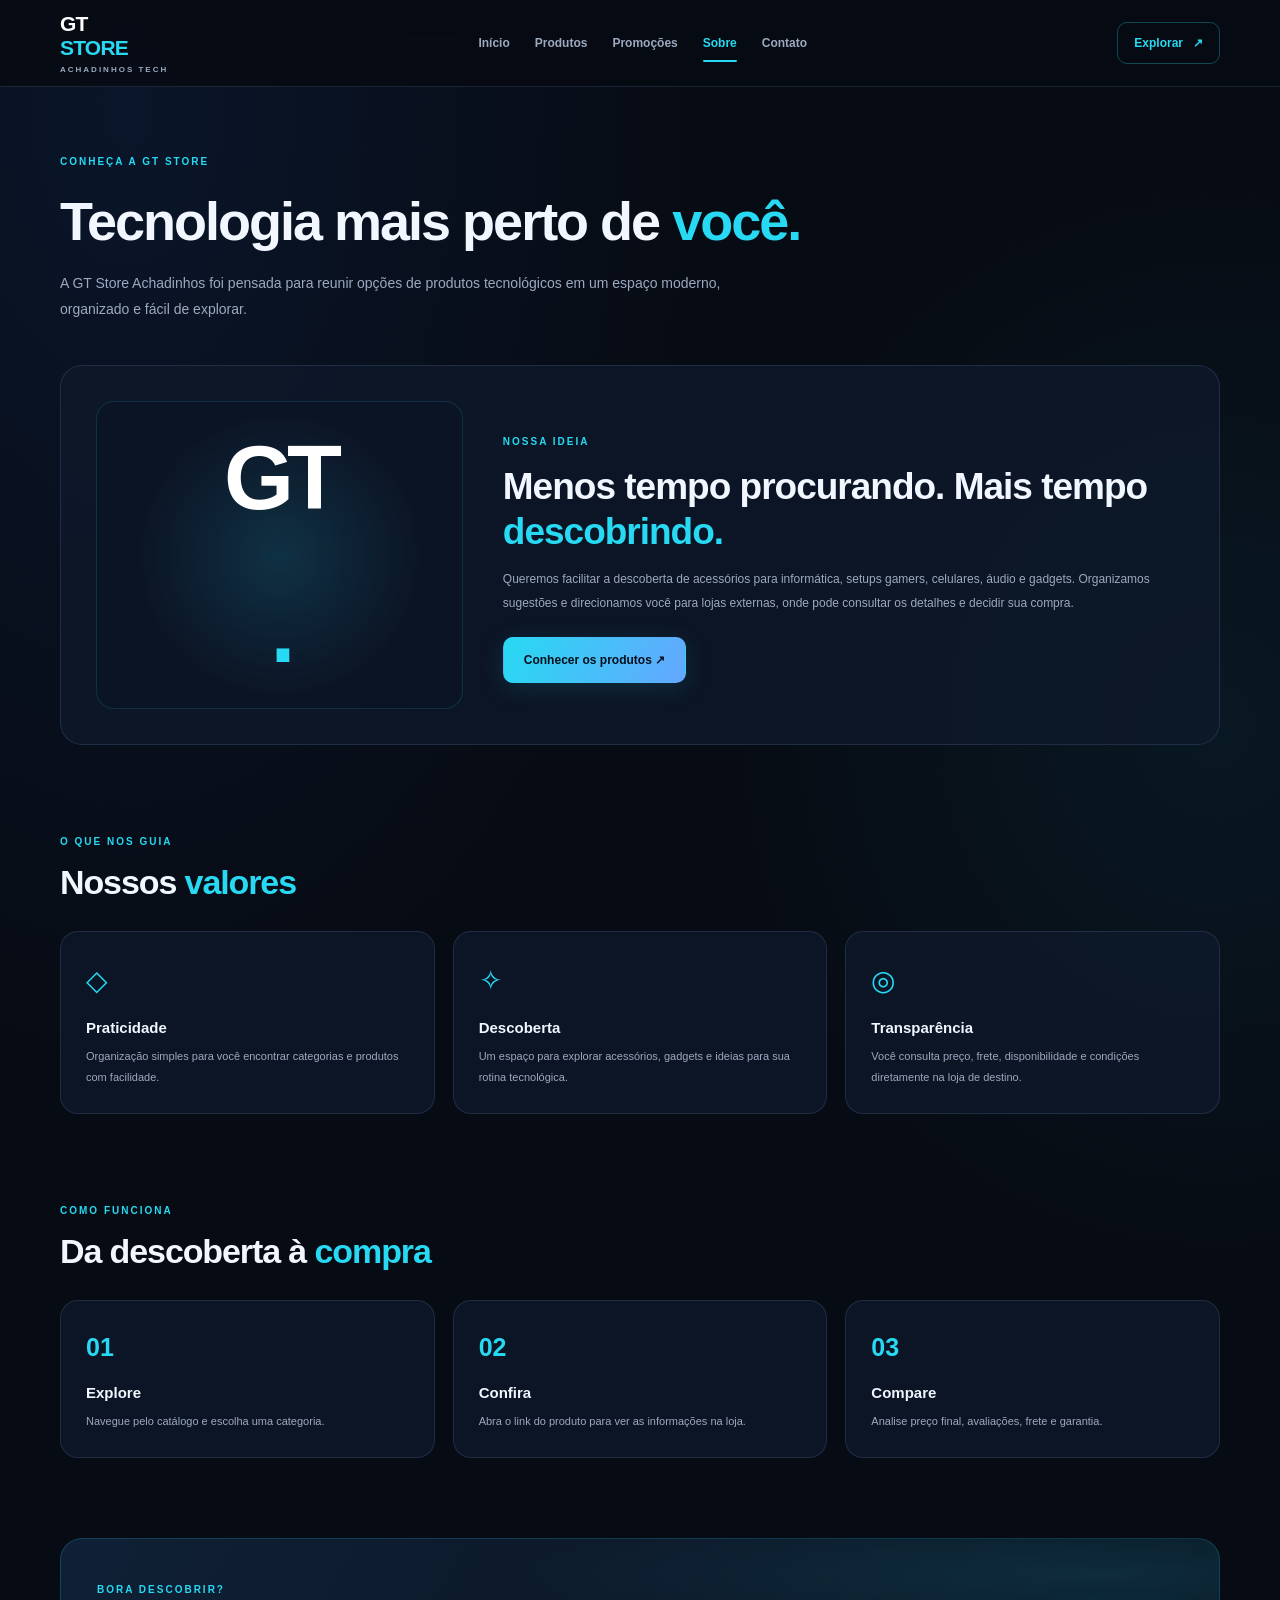
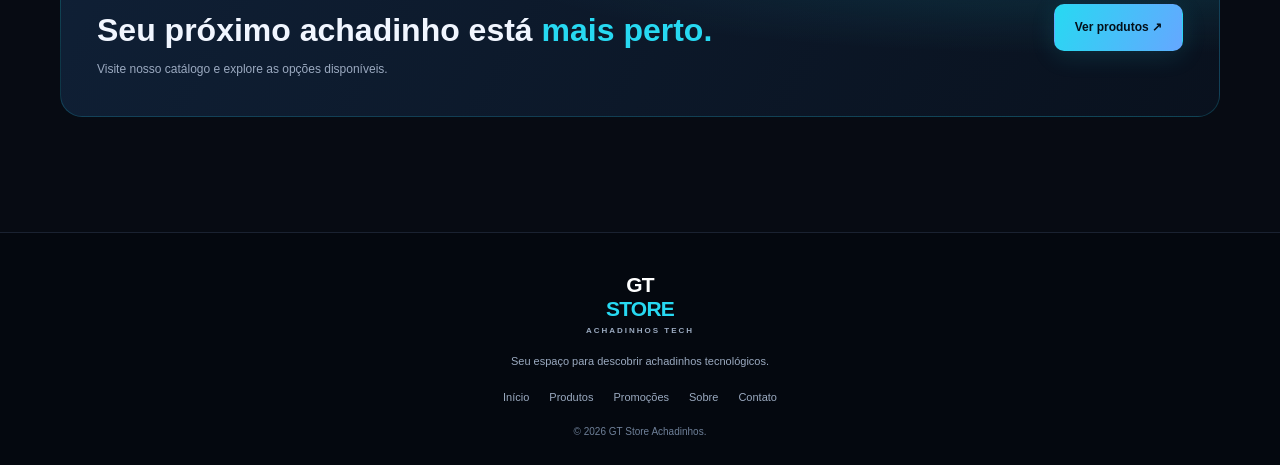
<file: sobre.html>
<!DOCTYPE html>
<html lang="pt-BR">
<head>
  <meta charset="UTF-8">
  <meta name="viewport" content="width=device-width, initial-scale=1.0">
  <title>Sobre | GT Store</title>
  <link rel="stylesheet" href="style.css">
  <link rel="icon" type="image/x-icon" href="assets/img/favicon.ico3.png">
</head>
<body>
  <header class="header">
    <a class="logo" href="index.html">GT<span>STORE</span><small>ACHADINHOS TECH</small></a>
    <button class="menu-toggle" aria-label="Abrir menu">☰</button>
    <nav class="nav">
      <a href="index.html">Início</a><a href="produtos.html">Produtos</a>
      <a href="promocoes.html">Promoções</a><a class="active" href="sobre.html">Sobre</a><a href="contato.html">Contato</a>
    </nav>
    <a class="header-button" href="produtos.html">Explorar <span>↗</span></a>
  </header>

  <main class="container page-main">
    <section class="page-intro">
      <span class="eyebrow">CONHEÇA A GT STORE</span>
      <h1>Tecnologia mais perto de <span>você.</span></h1>
      <p>A GT Store Achadinhos foi pensada para reunir opções de produtos tecnológicos em um espaço moderno, organizado e fácil de explorar.</p>
    </section>

    <section class="about-panel">
      <div class="about-symbol">GT<span>.</span></div>
      <div>
        <span class="eyebrow">NOSSA IDEIA</span>
        <h2>Menos tempo procurando. Mais tempo <span>descobrindo.</span></h2>
        <p>Queremos facilitar a descoberta de acessórios para informática, setups gamers, celulares, áudio e gadgets. Organizamos sugestões e direcionamos você para lojas externas, onde pode consultar os detalhes e decidir sua compra.</p>
        <a class="btn btn-primary" href="produtos.html">Conhecer os produtos ↗</a>
      </div>
    </section>

    <section class="section">
      <div class="section-heading"><div><span class="eyebrow">O QUE NOS GUIA</span><h2>Nossos <span>valores</span></h2></div></div>
      <div class="values-grid">
        <article class="value-card"><span>◇</span><h3>Praticidade</h3><p>Organização simples para você encontrar categorias e produtos com facilidade.</p></article>
        <article class="value-card"><span>✧</span><h3>Descoberta</h3><p>Um espaço para explorar acessórios, gadgets e ideias para sua rotina tecnológica.</p></article>
        <article class="value-card"><span>◎</span><h3>Transparência</h3><p>Você consulta preço, frete, disponibilidade e condições diretamente na loja de destino.</p></article>
      </div>
    </section>

    <section class="section">
      <div class="section-heading"><div><span class="eyebrow">COMO FUNCIONA</span><h2>Da descoberta à <span>compra</span></h2></div></div>
      <div class="steps-grid">
        <div class="step"><span>01</span><h3>Explore</h3><p>Navegue pelo catálogo e escolha uma categoria.</p></div>
        <div class="step"><span>02</span><h3>Confira</h3><p>Abra o link do produto para ver as informações na loja.</p></div>
        <div class="step"><span>03</span><h3>Compare</h3><p>Analise preço final, avaliações, frete e garantia.</p></div>
      </div>
    </section>

    <section class="cta">
      <div><span class="eyebrow">BORA DESCOBRIR?</span><h2>Seu próximo achadinho está <span>mais perto.</span></h2><p>Visite nosso catálogo e explore as opções disponíveis.</p></div>
      <a class="btn btn-primary" href="produtos.html">Ver produtos ↗</a>
    </section>
  </main>

  <footer class="footer">
    <a class="logo" href="index.html">GT<span>STORE</span><small>ACHADINHOS TECH</small></a>
    <p>Seu espaço para descobrir achadinhos tecnológicos.</p>
    <div class="footer-links"><a href="index.html">Início</a><a href="produtos.html">Produtos</a><a href="promocoes.html">Promoções</a><a href="sobre.html">Sobre</a><a href="contato.html">Contato</a></div>
    <small>© <span class="year"></span> GT Store Achadinhos.</small>
  </footer>
  <script src="main.js"></script>
</body>
</html>
</file>
<file: style.css>
/* ========================================
   GT STORE ACHADINHOS — DARK TECH PREMIUM
======================================== */

:root {
  --bg: #070b13;
  --bg-soft: #0b1220;
  --card: rgba(15, 25, 43, 0.78);
  --card-solid: #0e1728;
  --border: rgba(135, 169, 220, 0.16);
  --text: #f1f6ff;
  --muted: #9baac0;
  --blue: #3984ff;
  --cyan: #27d9f2;
  --purple: #9b7bff;
  --green: #2fdeaa;
  --radius: 18px;
  --max-width: 1160px;
  --transition: 0.25s ease;
}

* { margin: 0; padding: 0; box-sizing: border-box; }

html { scroll-behavior: smooth; scroll-padding-top: 90px; }

body {
  min-height: 100vh;
  color: var(--text);
  background:
    radial-gradient(ellipse at 10% 5%, rgba(26, 76, 160, 0.16), transparent 36%),
    radial-gradient(ellipse at 95% 35%, rgba(25, 176, 218, 0.08), transparent 30%),
    var(--bg);
  font-family: "Inter", Arial, sans-serif;
  font-size: 15px;
  line-height: 1.7;
  -webkit-font-smoothing: antialiased;
}

body::before {
  content: "";
  position: fixed;
  inset: 0;
  z-index: -1;
  pointer-events: none;
  opacity: 0.13;
  background-image:
    linear-gradient(rgba(115, 157, 219, 0.08) 1px, transparent 1px),
    linear-gradient(90deg, rgba(115, 157, 219, 0.08) 1px, transparent 1px);
  background-size: 48px 48px;
}

a { color: inherit; text-decoration: none; }
button, input, select, textarea { font: inherit; }
button, a { -webkit-tap-highlight-color: transparent; }
button { cursor: pointer; }

button:focus-visible,
a:focus-visible,
input:focus-visible,
select:focus-visible,
textarea:focus-visible {
  outline: 2px solid var(--cyan);
  outline-offset: 4px;
}

.container { width: min(var(--max-width), calc(100% - 44px)); margin-inline: auto; }
.section { padding-top: 82px; }
[hidden] { display: none !important; }

/* HEADER */

.header {
  position: sticky;
  top: 0;
  z-index: 100;
  display: flex;
  align-items: center;
  justify-content: space-between;
  gap: 25px;
  min-height: 78px;
  padding: 12px max(22px, calc((100vw - var(--max-width)) / 2));
  background: rgba(7, 11, 19, 0.88);
  border-bottom: 1px solid var(--border);
  backdrop-filter: blur(20px);
  -webkit-backdrop-filter: blur(20px);
}

.logo {
  display: inline-flex;
  flex-direction: column;
  align-items: flex-start;
  flex-shrink: 0;
  color: #fff;
  font-size: 21px;
  font-weight: 800;
  line-height: 1.15;
  letter-spacing: -0.8px;
}

.logo > span { display: inline; color: var(--cyan); }

.logo small {
  margin-top: 5px;
  color: var(--muted);
  font-size: 8px;
  font-weight: 700;
  letter-spacing: 2px;
}

.nav { display: flex; align-items: center; justify-content: center; gap: 25px; }

.nav a {
  position: relative;
  padding: 9px 0;
  color: var(--muted);
  font-size: 12px;
  font-weight: 600;
  transition: color var(--transition);
}

.nav a:hover,
.nav a.active { color: var(--cyan); }

.nav a.active::after {
  position: absolute;
  bottom: 0;
  left: 0;
  width: 100%;
  height: 2px;
  content: "";
  background: var(--cyan);
  border-radius: 5px;
}

.header-button {
  display: inline-flex;
  align-items: center;
  gap: 10px;
  padding: 10px 16px;
  border: 1px solid rgba(39, 217, 242, 0.3);
  border-radius: 10px;
  color: var(--cyan);
  font-size: 12px;
  font-weight: 700;
  transition: var(--transition);
}

.header-button:hover { background: rgba(39, 217, 242, 0.1); border-color: var(--cyan); }

.menu-toggle {
  display: none;
  padding: 5px 10px;
  color: var(--text);
  background: transparent;
  border: 1px solid var(--border);
  border-radius: 8px;
  font-size: 22px;
}

/* TEXTOS E TÍTULOS */

.eyebrow {
  display: inline-flex;
  align-items: center;
  gap: 9px;
  color: var(--cyan);
  font-size: 10px;
  font-weight: 800;
  letter-spacing: 2px;
}

.status-dot {
  width: 7px;
  height: 7px;
  background: var(--cyan);
  border-radius: 50%;
  box-shadow: 0 0 12px var(--cyan);
}

h1, h2, h3 { color: var(--text); line-height: 1.2; }
h1 span, h2 span { color: var(--cyan); }
p { color: var(--muted); }

.text-link { color: var(--cyan); font-size: 12px; font-weight: 700; transition: color var(--transition); }
.text-link:hover { color: #fff; }

.section-heading {
  display: flex;
  align-items: flex-end;
  justify-content: space-between;
  gap: 20px;
  margin-bottom: 28px;
}

.section-heading h2 {
  margin-top: 10px;
  font-size: clamp(25px, 4vw, 34px);
  letter-spacing: -1.1px;
}

/* BOTÕES */

.btn {
  display: inline-flex;
  min-height: 46px;
  align-items: center;
  justify-content: center;
  gap: 12px;
  padding: 12px 20px;
  border: 1px solid transparent;
  border-radius: 10px;
  font-size: 12px;
  font-weight: 800;
  text-align: center;
  transition: transform var(--transition), box-shadow var(--transition), background var(--transition);
}

.btn:hover { transform: translateY(-3px); }

.btn-primary {
  color: #04101a;
  background: linear-gradient(115deg, var(--cyan), #65a7ff);
  box-shadow: 0 5px 24px rgba(39, 217, 242, 0.13);
}

.btn-primary:hover { box-shadow: 0 8px 30px rgba(39, 217, 242, 0.28); }

.btn-outline { color: var(--text); background: rgba(255, 255, 255, 0.025); border-color: var(--border); }
.btn-outline:hover { border-color: var(--cyan); background: rgba(39, 217, 242, 0.07); }

.btn-full { width: 100%; }
.center-action { display: flex; justify-content: center; margin-top: 30px; }

/* VITRINE (início da página inicial) */

.vitrine { padding-top: 55px; }

/* HERO */

.hero {
  display: grid;
  grid-template-columns: 1.05fr 0.95fr;
  align-items: center;
  gap: 40px;
  min-height: 590px;
  padding-top: 65px;
  padding-bottom: 50px;
}

.hero-content h1 {
  max-width: 650px;
  margin: 23px 0;
  font-size: clamp(38px, 5.5vw, 64px);
  font-weight: 800;
  letter-spacing: -3px;
  line-height: 1.07;
}

.hero-content > p { max-width: 500px; font-size: 14px; line-height: 1.9; }
.hero-actions { display: flex; flex-wrap: wrap; gap: 12px; margin-top: 27px; }

.hero-stats {
  display: flex;
  flex-wrap: wrap;
  gap: 28px;
  margin-top: 45px;
  padding-top: 23px;
  border-top: 1px solid var(--border);
}

.hero-stats div { display: flex; flex-direction: column; gap: 2px; }
.hero-stats strong { color: #fff; font-size: 14px; }
.hero-stats span { color: var(--muted); font-size: 10px; }

.hero-visual {
  position: relative;
  display: grid;
  min-height: 390px;
  place-items: center;
  isolation: isolate;
}

.glow {
  position: absolute;
  z-index: -2;
  width: 300px;
  height: 300px;
  background: rgba(31, 115, 255, 0.23);
  border-radius: 50%;
  filter: blur(85px);
}

.hero-orbit {
  position: absolute;
  z-index: -1;
  border: 1px solid rgba(39, 217, 242, 0.18);
  border-radius: 50%;
  transform: rotate(-25deg);
}

.orbit-one { width: 370px; height: 180px; }
.orbit-two { width: 300px; height: 340px; transform: rotate(48deg); }

.tech-card {
  position: relative;
  width: min(340px, 90%);
  padding: 30px;
  overflow: hidden;
  background: linear-gradient(145deg, rgba(22, 43, 72, 0.9), rgba(9, 16, 30, 0.92));
  border: 1px solid rgba(115, 176, 255, 0.3);
  border-radius: 24px;
  box-shadow: 0 30px 90px rgba(0, 0, 0, 0.45), inset 0 1px rgba(255, 255, 255, 0.08);
  transform: rotate(-3deg);
  transition: transform 0.4s ease;
}

.tech-card:hover { transform: rotate(0) translateY(-5px); }

.tech-label { color: var(--cyan); font-size: 9px; font-weight: 800; letter-spacing: 2px; }

.tech-icon {
  display: grid;
  width: 115px;
  height: 115px;
  margin: 28px auto;
  place-items: center;
  color: var(--cyan);
  background: linear-gradient(145deg, rgba(39, 217, 242, 0.12), rgba(57, 132, 255, 0.12));
  border: 1px solid rgba(39, 217, 242, 0.32);
  border-radius: 30px;
  font-size: 65px;
  box-shadow: inset 0 0 25px rgba(39, 217, 242, 0.06), 0 0 40px rgba(39, 217, 242, 0.06);
}

.tech-card h3 { font-size: 19px; }
.tech-card p { margin: 8px 0 17px; font-size: 12px; }
.tech-card a { color: var(--cyan); font-size: 11px; font-weight: 700; }

.floating-chip {
  position: absolute;
  padding: 10px 13px;
  background: rgba(11, 24, 43, 0.85);
  border: 1px solid var(--border);
  border-radius: 9px;
  color: var(--text);
  font-size: 9px;
  font-weight: 800;
  letter-spacing: 1px;
  box-shadow: 0 12px 35px rgba(0, 0, 0, 0.25);
  backdrop-filter: blur(12px);
}

.chip-top { top: 60px; right: 0; }
.chip-bottom { bottom: 50px; left: 0; }

/* CATEGORIAS */

.category-grid { display: grid; grid-template-columns: repeat(5, minmax(0, 1fr)); gap: 14px; }

.category-card {
  position: relative;
  min-height: 175px;
  padding: 20px 17px;
  overflow: hidden;
  background: var(--card);
  border: 1px solid var(--border);
  border-radius: var(--radius);
  transition: var(--transition);
}

.category-card::before {
  position: absolute;
  top: -50px;
  right: -50px;
  width: 100px;
  height: 100px;
  content: "";
  background: rgba(39, 217, 242, 0.08);
  border-radius: 50%;
  filter: blur(25px);
}

.category-card:hover {
  transform: translateY(-5px);
  border-color: rgba(39, 217, 242, 0.5);
  background: rgba(17, 32, 53, 0.9);
}

.category-icon {
  display: grid;
  width: 43px;
  height: 43px;
  margin-bottom: 17px;
  place-items: center;
  color: var(--cyan);
  background: rgba(39, 217, 242, 0.09);
  border: 1px solid rgba(39, 217, 242, 0.18);
  border-radius: 12px;
  font-size: 24px;
}

.category-card h3 { margin-bottom: 6px; font-size: 13px; }
.category-card p { font-size: 10px; line-height: 1.6; }
.card-arrow { position: absolute; top: 20px; right: 17px; color: var(--muted); }

/* ========================================
   CARTÕES DE PRODUTO (imagem + preço + desconto + descrição + botão)
======================================== */

.product-grid { display: grid; grid-template-columns: repeat(3, minmax(0, 1fr)); gap: 20px; }

.product-card {
  display: flex;
  flex-direction: column;
  overflow: hidden;
  background: var(--card);
  border: 1px solid var(--border);
  border-radius: var(--radius);
  transition: var(--transition);
}

.product-card:hover {
  transform: translateY(-5px);
  border-color: rgba(39, 217, 242, 0.35);
  box-shadow: 0 18px 45px rgba(0, 0, 0, 0.2);
}

/* Espaço da imagem: a foto ocupa todo o quadro */
.product-media {
  position: relative;
  width: 100%;
  aspect-ratio: 1 / 1;
  overflow: hidden;
  background:
    radial-gradient(circle at 30% 25%, rgba(45, 122, 255, 0.18), transparent 55%),
    #101d35;
}

.product-media img {
  position: absolute;
  inset: 0;
  display: block;
  width: 100%;
  height: 100%;
  object-fit: cover; /* troque para "contain" se quiser ver o produto inteiro sem cortes */
  transition: transform 0.4s ease;
}

.product-card:hover .product-media img { transform: scale(1.05); }

.product-info {
  display: flex;
  flex: 1;
  flex-direction: column;
  padding: 18px;
}

.product-info h3 { font-size: 25px; }

.product-desc {
  min-height: 42px;
  margin-top: 8px;
  font-size: 12px;
  line-height: 1.8;
}

.price-box {
  display: flex;
  flex-wrap: wrap;
  align-items: center;
  gap: 4px 10px;
  margin-top: 14px;
}

.price-old {
  color: #72829b;
  font-size: 12px;
  text-decoration: line-through;
}

.price-now {
  color: #fff;
  font-size: 26px;
  font-weight: 800;
  letter-spacing: -0.5px;
}

.discount {
  padding: 3px 9px;
  color: #04101a;
  background: var(--green);
  border-radius: 6px;
  font-size: 9px;
  font-weight: 800;
}

.buy-btn {
  display: flex;
  min-height: 44px;
  align-items: center;
  justify-content: center;
  margin-top: auto;
  padding: 11px 16px;
  color: #04101a;
  background: linear-gradient(115deg, var(--cyan), #65a7ff);
  border-radius: 10px;
  font-size: 12px;
  font-weight: 800;
  box-shadow: 0 5px 24px rgba(39, 217, 242, 0.13);
  transition: transform var(--transition), box-shadow var(--transition);
  flex-direction: column;
}

.price-box + .buy-btn { margin-top:auto; }
.buy-btn:hover { transform: translateY(-2px); box-shadow: 0 8px 30px rgba(0, 208, 255, 0.28); }

/* BENEFÍCIOS */

.benefits { display: grid; grid-template-columns: repeat(3, minmax(0, 1fr)); gap: 18px; }

.benefits > div {
  padding: 25px;
  background: rgba(15, 25, 43, 0.5);
  border: 1px solid var(--border);
  border-radius: var(--radius);
}

.benefits > div > span {
  display: inline-block;
  margin-bottom: 14px;
  color: var(--cyan);
  font-size: 26px;
  font-weight: 800;
}

.benefits h3 { margin-bottom: 9px; font-size: 15px; }
.benefits p { font-size: 11px; line-height: 1.8; }

/* CTA */

.cta {
  display: flex;
  align-items: center;
  justify-content: space-between;
  gap: 25px;
  margin-top: 80px;
  padding: 36px;
  background:
    radial-gradient(ellipse at 90% 20%, rgba(39, 217, 242, 0.13), transparent 40%),
    linear-gradient(120deg, rgba(17, 34, 58, 0.9), rgba(10, 18, 32, 0.9));
  border: 1px solid rgba(39, 217, 242, 0.19);
  border-radius: 22px;
}

.cta h2 { margin: 10px 0; font-size: clamp(23px, 3vw, 32px); }
.cta p { font-size: 12px; }

/* PÁGINAS INTERNAS */

.page-main { padding-top: 60px; padding-bottom: 30px; }
.page-intro { max-width: 760px; margin-bottom: 42px; }
.page-intro h1 { margin: 16px 0; font-size: clamp(35px, 5vw, 54px); letter-spacing: -2px; }
.page-intro p { max-width: 680px; font-size: 14px; line-height: 1.9; }

/* CATÁLOGO E FILTROS */

.catalog-tools {
  margin-bottom: 28px;
  padding: 22px;
  background: rgba(13, 23, 40, 0.76);
  border: 1px solid var(--border);
  border-radius: var(--radius);
}

.search-box {
  display: flex;
  align-items: center;
  gap: 12px;
  padding: 0 16px;
  background: rgba(4, 10, 20, 0.7);
  border: 1px solid var(--border);
  border-radius: 10px;
}

.search-box > span { color: var(--cyan); font-size: 25px; }

.search-box input {
  width: 100%;
  min-height: 48px;
  color: var(--text);
  background: transparent;
  border: 0;
  outline: none;
  font-size: 12px;
}

.search-box input::placeholder { color: #72829b; }

.filter-list { display: flex; flex-wrap: wrap; gap: 9px; margin-top: 18px; }

.filter-btn {
  padding: 8px 13px;
  color: var(--muted);
  background: transparent;
  border: 1px solid var(--border);
  border-radius: 8px;
  font-size: 10px;
  font-weight: 700;
  transition: var(--transition);
}

.filter-btn:hover,
.filter-btn.active {
  color: var(--cyan);
  background: rgba(39, 217, 242, 0.08);
  border-color: rgba(39, 217, 242, 0.4);
}

.results-count { margin-top: 16px; font-size: 11px; }
.catalog-grid { grid-template-columns: repeat(3, minmax(0, 1fr)); }

.empty-state { padding: 60px 20px; text-align: center; border: 1px dashed var(--border); border-radius: var(--radius); }
.empty-state > span { color: var(--cyan); font-size: 45px; }
.empty-state h2 { margin: 12px 0; }
.empty-state p { margin-bottom: 20px; font-size: 12px; }

.notice {
  margin-top: 35px;
  padding: 18px 20px;
  color: var(--muted);
  background: rgba(13, 23, 40, 0.7);
  border: 1px solid var(--border);
  border-left: 3px solid var(--cyan);
  border-radius: 10px;
  font-size: 11px;
  line-height: 1.9;
}

.notice strong { color: var(--text); }

/* PROMOÇÕES */

.promo-banner {
  position: relative;
  display: flex;
  min-height: 290px;
  align-items: center;
  justify-content: space-between;
  gap: 25px;
  padding: 40px;
  overflow: hidden;
  background:
    radial-gradient(ellipse at 80% 50%, rgba(57, 132, 255, 0.2), transparent 42%),
    linear-gradient(120deg, #101c32, #0b1322);
  border: 1px solid rgba(57, 132, 255, 0.25);
  border-radius: 22px;
}

.promo-banner > div:first-child { max-width: 610px; }
.promo-banner h2 { margin: 14px 0; font-size: clamp(28px, 4vw, 40px); letter-spacing: -1.5px; }
.promo-banner p { margin-bottom: 22px; font-size: 12px; }

.promo-symbol {
  flex-shrink: 0;
  color: rgba(39, 217, 242, 0.8);
  font-size: clamp(100px, 16vw, 190px);
  line-height: 1;
  text-shadow: 0 0 70px rgba(39, 217, 242, 0.2);
}

/* SOBRE */

.about-panel {
  display: grid;
  grid-template-columns: 0.7fr 1.3fr;
  align-items: center;
  gap: 40px;
  padding: 35px;
  background: var(--card);
  border: 1px solid var(--border);
  border-radius: 22px;
}

.about-symbol {
  display: grid;
  min-height: 260px;
  place-items: center;
  color: #fff;
  background: radial-gradient(circle, rgba(39, 217, 242, 0.15), transparent 60%), #0b1425;
  border: 1px solid rgba(39, 217, 242, 0.15);
  border-radius: 18px;
  font-size: 90px;
  font-weight: 800;
  letter-spacing: -7px;
}

.about-symbol span { color: var(--cyan); }
.about-panel h2 { margin: 13px 0; font-size: clamp(26px, 3.5vw, 37px); letter-spacing: -1px; }
.about-panel p { margin-bottom: 22px; font-size: 12px; line-height: 2; }

.values-grid,
.steps-grid { display: grid; grid-template-columns: repeat(3, minmax(0, 1fr)); gap: 18px; }

.value-card,
.step {
  padding: 25px;
  background: var(--card);
  border: 1px solid var(--border);
  border-radius: var(--radius);
  transition: var(--transition);
}

.value-card:hover { transform: translateY(-4px); border-color: rgba(39, 217, 242, 0.35); }
.value-card > span { display: block; margin-bottom: 14px; color: var(--cyan); font-size: 28px; }
.value-card h3,
.step h3 { margin-bottom: 9px; font-size: 15px; }
.value-card p,
.step p { font-size: 11px; line-height: 1.9; }
.step > span { display: inline-block; margin-bottom: 16px; color: var(--cyan); font-size: 25px; font-weight: 800; }

/* CONTATO */

.contact-layout { display: grid; grid-template-columns: 0.85fr 1.15fr; align-items: start; gap: 45px; }
.contact-info h2 { margin: 13px 0; font-size: 34px; letter-spacing: -1px; }
.contact-info > p { margin-bottom: 30px; font-size: 12px; line-height: 1.9; }
.contact-item { display: flex; align-items: flex-start; gap: 15px; margin-top: 23px; }

.contact-item > span {
  display: grid;
  width: 42px;
  height: 42px;
  flex-shrink: 0;
  place-items: center;
  color: var(--cyan);
  background: rgba(39, 217, 242, 0.08);
  border: 1px solid rgba(39, 217, 242, 0.18);
  border-radius: 11px;
  font-size: 20px;
}

.contact-item strong { font-size: 12px; }
.contact-item p { margin-top: 4px; font-size: 11px; }

.contact-note {
  margin-top: 30px;
  padding: 18px;
  background: rgba(13, 23, 40, 0.7);
  border: 1px solid var(--border);
  border-radius: 12px;
}

.contact-note strong { font-size: 12px; }
.contact-note p { margin-top: 8px; font-size: 11px; line-height: 1.9; }

.contact-form {
  display: flex;
  flex-direction: column;
  padding: 28px;
  background: var(--card);
  border: 1px solid var(--border);
  border-radius: 20px;
}

.contact-form h2 { margin: 10px 0 24px; font-size: 25px; }
.contact-form label { margin: 13px 0 7px; color: #d9e5f7; font-size: 11px; font-weight: 700; }

.contact-form input,
.contact-form select,
.contact-form textarea {
  width: 100%;
  padding: 12px 13px;
  color: var(--text);
  background: rgba(4, 10, 20, 0.7);
  border: 1px solid var(--border);
  border-radius: 9px;
  outline: none;
  font-size: 12px;
  transition: border-color var(--transition);
}

.contact-form input:focus,
.contact-form select:focus,
.contact-form textarea:focus { border-color: var(--cyan); }

.contact-form select option { color: var(--text); background: var(--bg-soft); }
.contact-form textarea { resize: vertical; }
.contact-form .btn { margin-top: 22px; }
.form-disclaimer { margin-top: 12px; color: var(--muted); font-size: 10px; text-align: center; }

/* CONFIRMAÇÃO */

.confirmation-wrap { display: grid; min-height: 65vh; place-items: center; padding-top: 40px; padding-bottom: 40px; }

.confirmation-card {
  width: min(600px, 100%);
  padding: 45px 30px;
  text-align: center;
  background: var(--card);
  border: 1px solid var(--border);
  border-radius: 24px;
}

.confirmation-icon {
  display: grid;
  width: 75px;
  height: 75px;
  margin: 0 auto 24px;
  place-items: center;
  color: var(--cyan);
  background: rgba(39, 217, 242, 0.09);
  border: 1px solid rgba(39, 217, 242, 0.35);
  border-radius: 50%;
  font-size: 36px;
  box-shadow: 0 0 35px rgba(39, 217, 242, 0.1);
}

.confirmation-card h1 { margin: 15px 0; font-size: clamp(32px, 5vw, 46px); }
.confirmation-card > p { max-width: 430px; margin: 0 auto; font-size: 12px; line-height: 1.9; }
.confirmation-card .hero-actions { justify-content: center; }

/* RODAPÉ */

.footer {
  display: flex;
  flex-direction: column;
  align-items: center;
  gap: 17px;
  margin-top: 85px;
  padding: 40px 22px 25px;
  text-align: center;
  background: rgba(4, 8, 15, 0.65);
  border-top: 1px solid var(--border);
}

.footer .logo { align-items: center; }
.footer > p { font-size: 11px; }
.footer-links { display: flex; flex-wrap: wrap; justify-content: center; gap: 20px; }
.footer-links a { color: var(--muted); font-size: 11px; transition: color var(--transition); }
.footer-links a:hover { color: var(--cyan); }
.footer > small { color: #6f8099; font-size: 10px; }

/* RESPONSIVIDADE */

@media (max-width: 1000px) {
  .header { gap: 15px; }
  .nav { gap: 14px; }
  .nav a { font-size: 11px; }
  .category-grid { grid-template-columns: repeat(3, minmax(0, 1fr)); }
  .hero { gap: 20px; }
  .hero-content h1 { font-size: 48px; }
}

@media (max-width: 760px) {
  .container { width: min(100% - 30px, var(--max-width)); }
  .header { min-height: 70px; padding: 12px 16px; }
  .menu-toggle { display: block; margin-left: auto; }
  .header-button { display: none; }

  .nav {
    position: absolute;
    top: calc(100% + 1px);
    right: 0;
    left: 0;
    display: none;
    align-items: stretch;
    gap: 0;
    padding: 10px 18px 18px;
    background: rgba(7, 11, 19, 0.98);
    border-bottom: 1px solid var(--border);
  }

  .nav.open { display: flex; flex-direction: column; }
  .nav a { padding: 13px 5px; border-bottom: 1px solid rgba(135, 169, 220, 0.08); font-size: 13px; }
  .nav a.active::after { display: none; }

  .vitrine { padding-top: 40px; }
  .hero { grid-template-columns: 1fr; gap: 20px; padding-top: 55px; }
  .hero-content h1 { font-size: clamp(39px, 10vw, 58px); letter-spacing: -2px; }
  .hero-visual { min-height: 360px; }
  .hero-stats { gap: 20px; }
  .section { padding-top: 58px; }
  .section-heading { align-items: flex-start; }
  .section-heading > .text-link { max-width: 130px; padding-top: 5px; text-align: right; }
  .category-grid { grid-template-columns: repeat(2, minmax(0, 1fr)); }
  .product-grid,
  .catalog-grid { grid-template-columns: repeat(2, minmax(0, 1fr)); gap: 13px; }
  .product-info { padding: 14px; }
  .product-info h3 { font-size: 14px; }
  .price-now { font-size: 18px; }
  .benefits,
  .values-grid,
  .steps-grid { grid-template-columns: 1fr; }
  .cta { align-items: flex-start; flex-direction: column; margin-top: 55px; padding: 26px; }
  .page-main { padding-top: 45px; }
  .page-intro h1 { font-size: 39px; letter-spacing: -1.5px; }
  .about-panel { grid-template-columns: 1fr; gap: 25px; padding: 22px; }
  .about-symbol { min-height: 180px; font-size: 70px; }
  .contact-layout { grid-template-columns: 1fr; gap: 35px; }
  .promo-banner { padding: 26px; }
  .promo-symbol { font-size: 80px; }
  .footer { margin-top: 60px; }
}

@media (max-width: 430px) {
  .product-grid,
  .catalog-grid { grid-template-columns: 1fr; }
  .section-heading { flex-direction: column; gap: 10px; }
  .section-heading > .text-link { max-width: none; text-align: left; }
  .promo-banner { flex-direction: column; align-items: flex-start; }
  .promo-symbol { display: none; }
  .contact-form { padding: 20px; }
  .hero-stats { gap: 15px; }
  .hero-stats strong { font-size: 12px; }
  .hero-stats span { font-size: 9px; }
}

@media (prefers-reduced-motion: reduce) {
  *,
  *::before,
  *::after {
    scroll-behavior: auto !important;
    transition-duration: 0.01ms !important;
    animation-duration: 0.01ms !important;
  }
}
</file>
